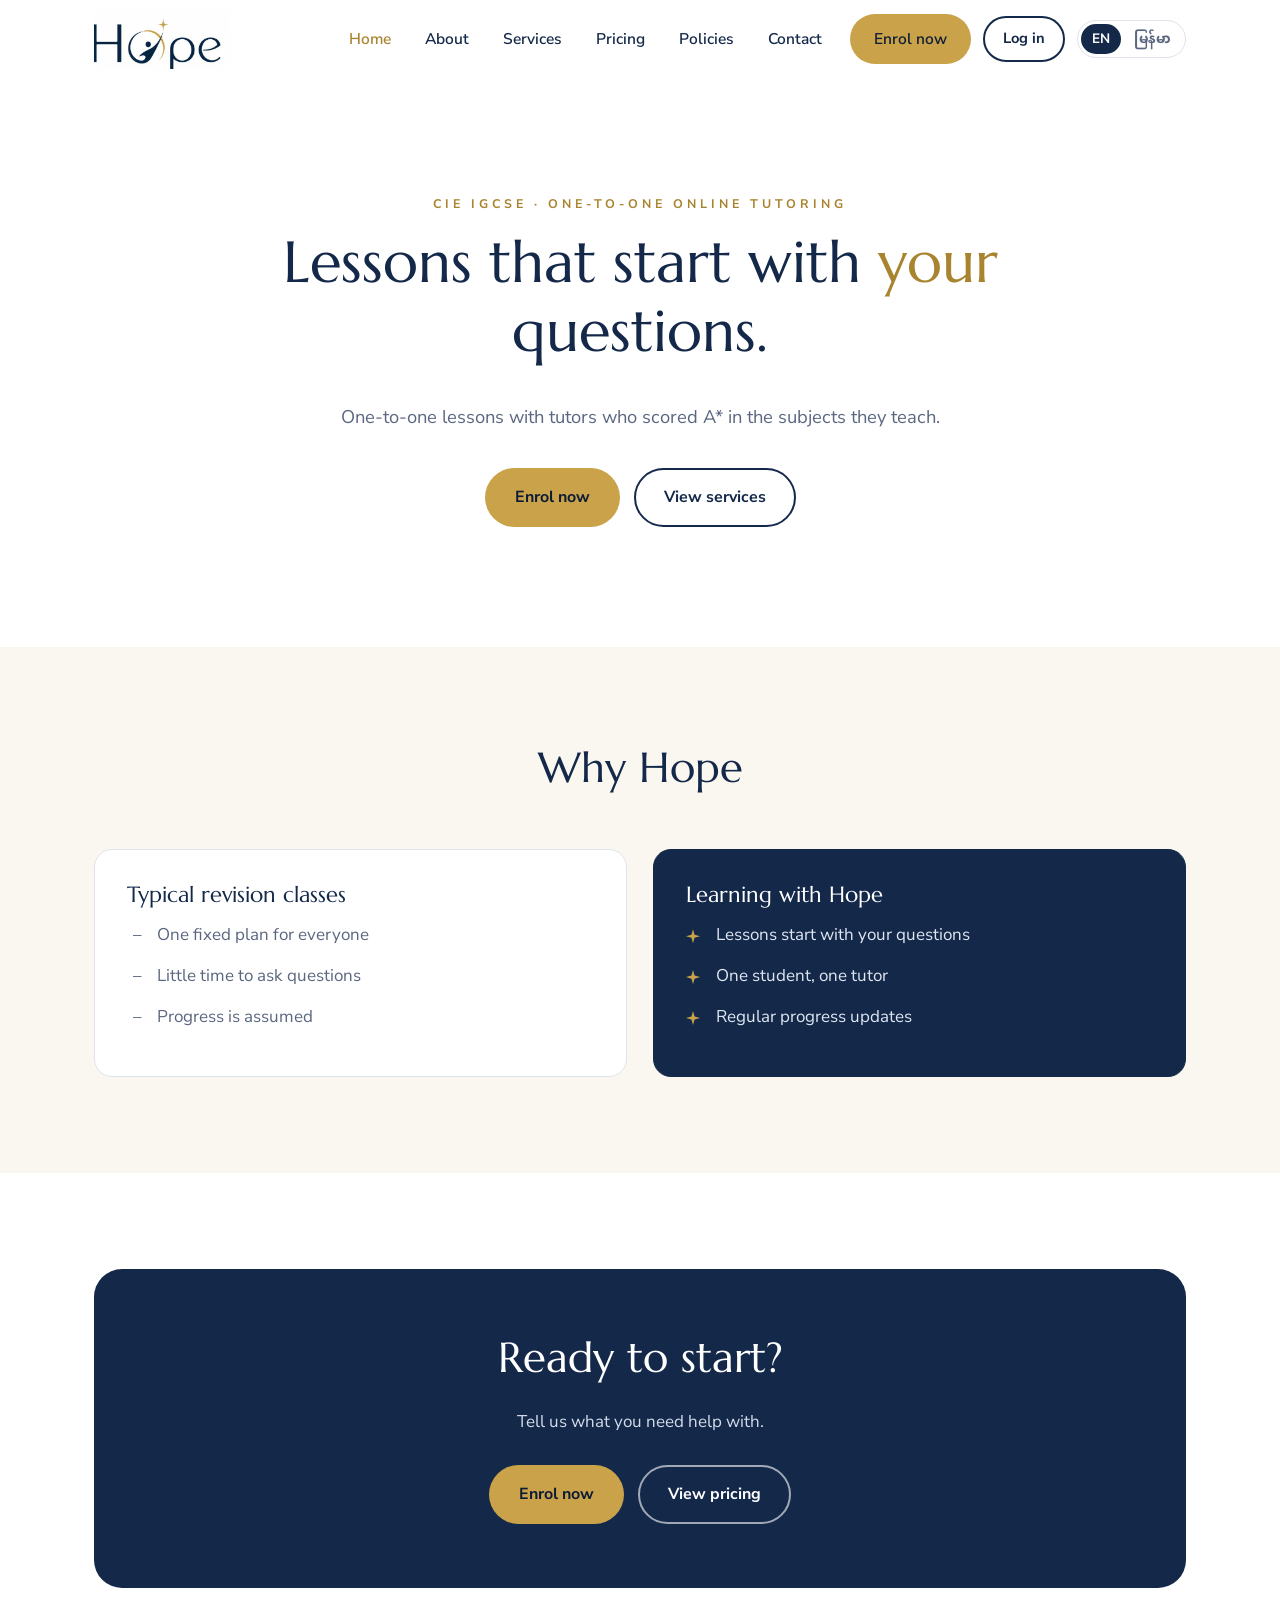
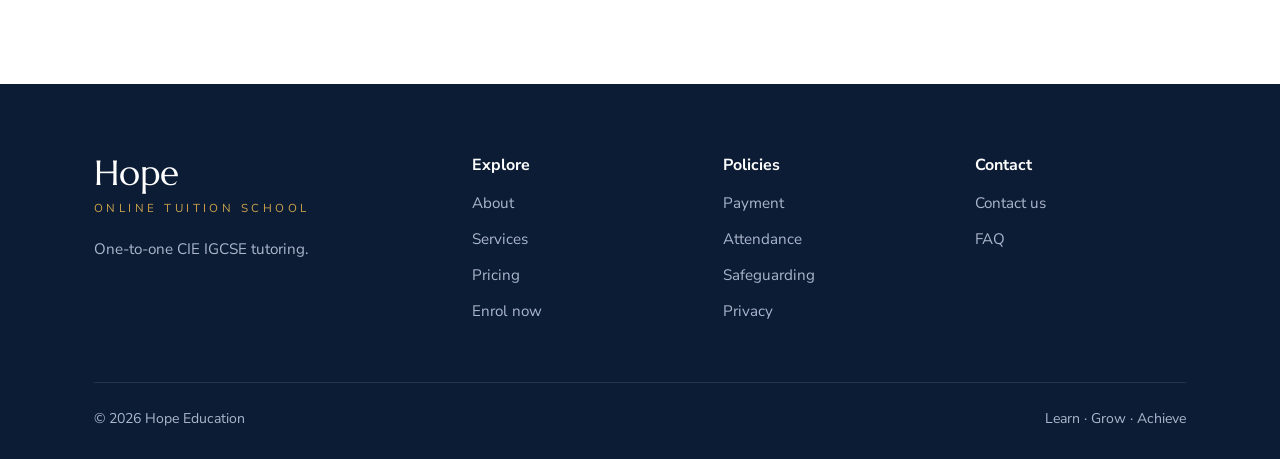
<file: index.html>
<!DOCTYPE html>
<html lang="en">
<head>
  <meta charset="UTF-8">
  <meta name="viewport" content="width=device-width, initial-scale=1">
  <title>Hope Online Tuition School | CIE IGCSE One-to-One Tutoring</title>
  <meta name="description" content="One-to-one online CIE IGCSE tutoring with tutors who scored A* in the subjects they teach.">
  <link rel="icon" href="images/logo.jpg">
  <link rel="preconnect" href="https://fonts.googleapis.com">
  <link rel="preconnect" href="https://fonts.gstatic.com" crossorigin>
  <link href="https://fonts.googleapis.com/css2?family=Marcellus&family=Nunito+Sans:wght@400;600;700;800&family=Noto+Sans+Myanmar:wght@400;600;700&display=swap" rel="stylesheet">
  <link rel="stylesheet" href="css/styles.css">
</head>
<body>

  <header class="site-header">
    <div class="container nav">
      <a href="index.html" class="brand" aria-label="Hope Online Tuition School home">
        <span class="brand-logo"><img src="images/logo.jpg" alt="Hope"></span>
      </a>
      <a href="login.html" class="btn btn--outline nav-login">Log in</a>
      <button class="lang-switch" type="button" aria-label="Switch language / ဘာသာစကား ပြောင်းရန်" data-no-translate><span data-lang="en">EN</span><span data-lang="my">မြန်မာ</span></button>
      <button class="menu-toggle" aria-label="Open menu" aria-expanded="false"><span></span><span></span><span></span></button>
      <ul class="nav-links">
        <li><a href="index.html">Home</a></li>
        <li><a href="about.html">About</a></li>
        <li><a href="services.html">Services</a></li>
        <li><a href="pricing.html">Pricing</a></li>
        <li><a href="policies.html">Policies</a></li>
        <li><a href="contact.html">Contact</a></li>
        <li><a href="enrol.html" class="btn btn--gold">Enrol now</a></li>
      </ul>
    </div>
  </header>

  <main>
    <section class="hero">
      <div class="container">
        <span class="eyebrow">CIE IGCSE · One-to-one online tutoring</span>
        <h1>Lessons that start with <em>your</em> questions.</h1>
        <p class="lead">One-to-one lessons with tutors who scored A* in the subjects they teach.</p>
        <div class="btn-row">
          <a href="enrol.html" class="btn btn--gold">Enrol now</a>
          <a href="services.html" class="btn btn--outline">View services</a>
        </div>
      </div>
    </section>

    <section class="section section--cream">
      <div class="container">
        <div class="section-head reveal">
          <h2>Why Hope</h2>
        </div>
        <div class="compare">
          <div class="card card--old reveal">
            <h3>Typical revision classes</h3>
            <ul class="crosslist">
              <li>One fixed plan for everyone</li>
              <li>Little time to ask questions</li>
              <li>Progress is assumed</li>
            </ul>
          </div>
          <div class="card card--new reveal">
            <h3>Learning with Hope</h3>
            <ul class="checklist">
              <li>Lessons start with your questions</li>
              <li>One student, one tutor</li>
              <li>Regular progress updates</li>
            </ul>
          </div>
        </div>
      </div>
    </section>

    <section class="section">
      <div class="container">
        <div class="cta reveal">
          <h2>Ready to start?</h2>
          <p>Tell us what you need help with.</p>
          <div class="btn-row" style="justify-content:center">
            <a href="enrol.html" class="btn btn--gold">Enrol now</a>
            <a href="pricing.html" class="btn btn--light">View pricing</a>
          </div>
        </div>
      </div>
    </section>
  </main>

  <footer class="site-footer">
    <div class="container">
      <div class="footer-grid">
        <div class="footer-brand">
          <div class="word">Hope</div>
          <div class="sub">ONLINE TUITION SCHOOL</div>
          <p>One-to-one CIE IGCSE tutoring.</p>
        </div>
        <div>
          <h4>Explore</h4>
          <ul>
            <li><a href="about.html">About</a></li>
            <li><a href="services.html">Services</a></li>
            <li><a href="pricing.html">Pricing</a></li>
            <li><a href="enrol.html">Enrol now</a></li>
          </ul>
        </div>
        <div>
          <h4>Policies</h4>
          <ul>
            <li><a href="policies.html#payment">Payment</a></li>
            <li><a href="policies.html#attendance">Attendance</a></li>
            <li><a href="policies.html#safeguarding">Safeguarding</a></li>
            <li><a href="policies.html#privacy">Privacy</a></li>
          </ul>
        </div>
        <div>
          <h4>Contact</h4>
          <ul>
            <li><a href="contact.html">Contact us</a></li>
            <li><a href="contact.html#faq">FAQ</a></li>
          </ul>
        </div>
      </div>
      <div class="footer-bottom">
        <span>© <span data-year></span> Hope Education</span>
        <span>Learn · Grow · Achieve</span>
      </div>
    </div>
  </footer>

  <script src="js/translations.js"></script>
  <script src="js/main.js"></script>
</body>
</html>
</file>
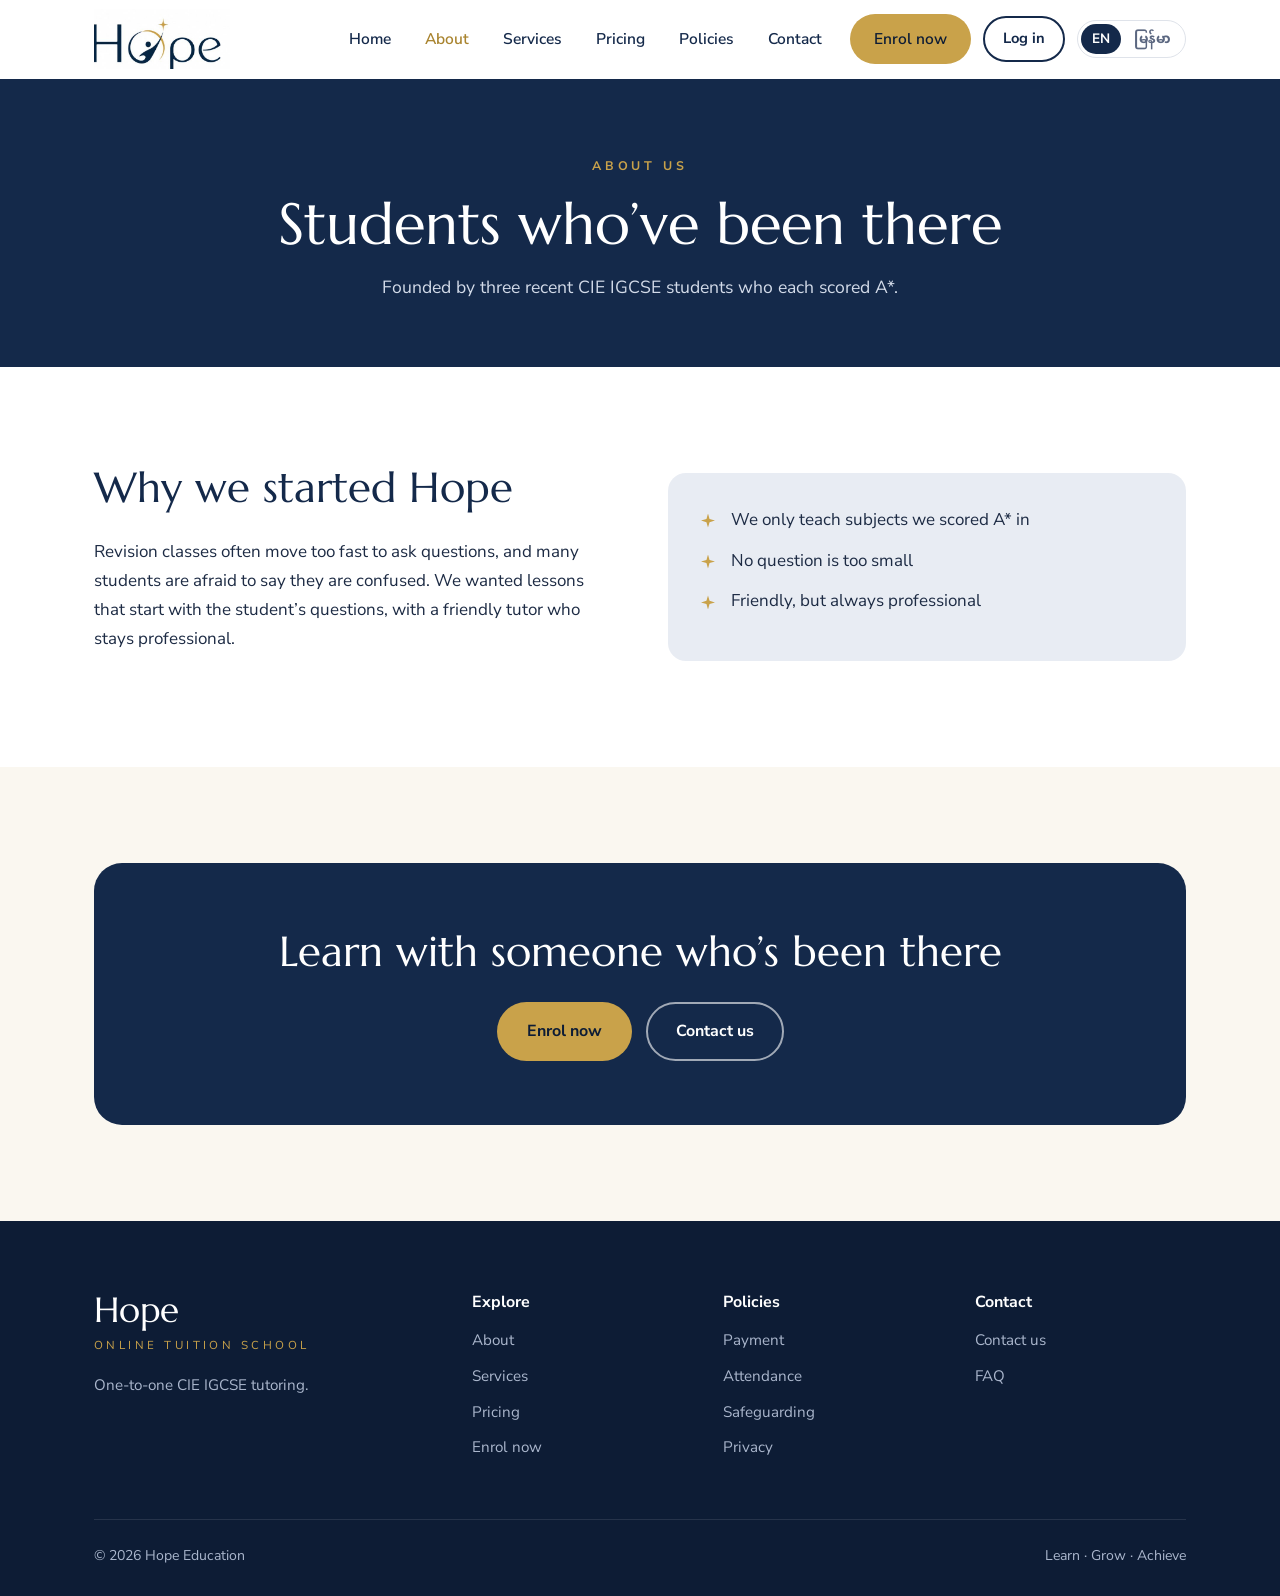
<file: about.html>
<!DOCTYPE html>
<html lang="en">
<head>
  <meta charset="UTF-8">
  <meta name="viewport" content="width=device-width, initial-scale=1">
  <title>About Us | Hope Online Tuition School</title>
  <meta name="description" content="Hope Education was founded by three recent CIE IGCSE students who each scored A*.">
  <link rel="icon" href="images/logo.jpg">
  <link rel="preconnect" href="https://fonts.googleapis.com">
  <link rel="preconnect" href="https://fonts.gstatic.com" crossorigin>
  <link href="https://fonts.googleapis.com/css2?family=Marcellus&family=Nunito+Sans:wght@400;600;700;800&family=Noto+Sans+Myanmar:wght@400;600;700&display=swap" rel="stylesheet">
  <link rel="stylesheet" href="css/styles.css">
</head>
<body>

  <header class="site-header">
    <div class="container nav">
      <a href="index.html" class="brand" aria-label="Hope Online Tuition School home">
        <span class="brand-logo"><img src="images/logo.jpg" alt="Hope"></span>
      </a>
      <a href="login.html" class="btn btn--outline nav-login">Log in</a>
      <button class="lang-switch" type="button" aria-label="Switch language / ဘာသာစကား ပြောင်းရန်" data-no-translate><span data-lang="en">EN</span><span data-lang="my">မြန်မာ</span></button>
      <button class="menu-toggle" aria-label="Open menu" aria-expanded="false"><span></span><span></span><span></span></button>
      <ul class="nav-links">
        <li><a href="index.html">Home</a></li>
        <li><a href="about.html">About</a></li>
        <li><a href="services.html">Services</a></li>
        <li><a href="pricing.html">Pricing</a></li>
        <li><a href="policies.html">Policies</a></li>
        <li><a href="contact.html">Contact</a></li>
        <li><a href="enrol.html" class="btn btn--gold">Enrol now</a></li>
      </ul>
    </div>
  </header>

  <main>
    <section class="page-hero">
      <div class="container">
        <span class="eyebrow">About us</span>
        <h1>Students who’ve been there</h1>
        <p>Founded by three recent CIE IGCSE students who each scored A*.</p>
      </div>
    </section>

    <section class="section">
      <div class="container grid grid-2" style="align-items:center; gap:56px">
        <div class="reveal">
          <h2>Why we started Hope</h2>
          <p>Revision classes often move too fast to ask questions, and many students are afraid to say they are confused. We wanted lessons that start with the student’s questions, with a friendly tutor who stays professional.</p>
        </div>
        <div class="card card--tint reveal">
          <ul class="checklist">
            <li>We only teach subjects we scored A* in</li>
            <li>No question is too small</li>
            <li>Friendly, but always professional</li>
          </ul>
        </div>
      </div>
    </section>

    <section class="section section--cream">
      <div class="container">
        <div class="cta reveal">
          <h2>Learn with someone who’s been there</h2>
          <div class="btn-row" style="justify-content:center">
            <a href="enrol.html" class="btn btn--gold">Enrol now</a>
            <a href="contact.html" class="btn btn--light">Contact us</a>
          </div>
        </div>
      </div>
    </section>
  </main>

  <footer class="site-footer">
    <div class="container">
      <div class="footer-grid">
        <div class="footer-brand">
          <div class="word">Hope</div>
          <div class="sub">ONLINE TUITION SCHOOL</div>
          <p>One-to-one CIE IGCSE tutoring.</p>
        </div>
        <div>
          <h4>Explore</h4>
          <ul>
            <li><a href="about.html">About</a></li>
            <li><a href="services.html">Services</a></li>
            <li><a href="pricing.html">Pricing</a></li>
            <li><a href="enrol.html">Enrol now</a></li>
          </ul>
        </div>
        <div>
          <h4>Policies</h4>
          <ul>
            <li><a href="policies.html#payment">Payment</a></li>
            <li><a href="policies.html#attendance">Attendance</a></li>
            <li><a href="policies.html#safeguarding">Safeguarding</a></li>
            <li><a href="policies.html#privacy">Privacy</a></li>
          </ul>
        </div>
        <div>
          <h4>Contact</h4>
          <ul>
            <li><a href="contact.html">Contact us</a></li>
            <li><a href="contact.html#faq">FAQ</a></li>
          </ul>
        </div>
      </div>
      <div class="footer-bottom">
        <span>© <span data-year></span> Hope Education</span>
        <span>Learn · Grow · Achieve</span>
      </div>
    </div>
  </footer>

  <script src="js/translations.js"></script>
  <script src="js/main.js"></script>
</body>
</html>
</file>
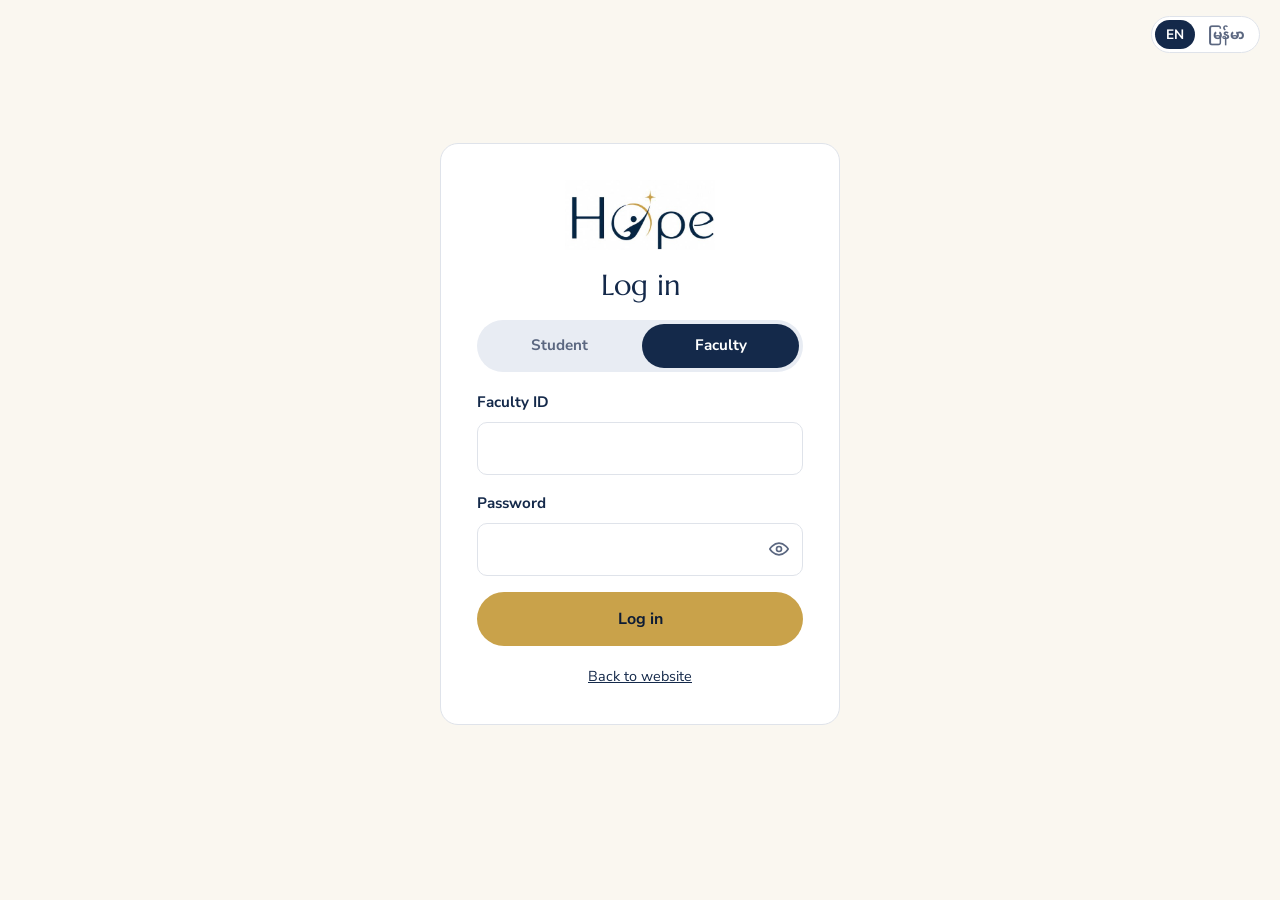
<file: admin.html>
<!DOCTYPE html>
<html lang="en">
<head>
  <meta charset="UTF-8">
  <meta name="viewport" content="width=device-width, initial-scale=1">
  <title>Admin | Hope Online Tuition School</title>
  <meta name="robots" content="noindex, nofollow">
  <link rel="icon" href="images/logo.jpg">
  <link rel="preconnect" href="https://fonts.googleapis.com">
  <link rel="preconnect" href="https://fonts.gstatic.com" crossorigin>
  <link href="https://fonts.googleapis.com/css2?family=Marcellus&family=Nunito+Sans:wght@400;600;700;800&display=swap" rel="stylesheet">
  <link rel="stylesheet" href="css/styles.css">
  <link rel="stylesheet" href="css/portal.css">
  <link rel="stylesheet" href="css/id-card.css">
</head>
<body class="admin-page">

  <main class="admin-main">
    <!-- ===== Dashboard ===== -->
    <section id="dash-view" hidden>
      <header class="admin-top">
        <div>
          <span class="eyebrow">Admin portal</span>
          <h1 id="admin-hello">Admin</h1>
        </div>
        <div class="admin-top-actions">
          <span class="admin-who" id="admin-who"></span>
          <button type="button" class="btn btn--outline btn--sm" id="sign-out">Sign out</button>
        </div>
      </header>

      <nav class="admin-tabs" role="tablist">
        <button type="button" role="tab" data-tab="enrolments" aria-selected="true">Enrolments <span class="tab-count" id="pending-count" hidden></span></button>
        <button type="button" role="tab" data-tab="messages" aria-selected="false">Messages <span class="tab-count" id="message-count" hidden></span></button>
        <button type="button" role="tab" data-tab="students" aria-selected="false">Students</button>
        <button type="button" role="tab" data-tab="teachers" aria-selected="false">Teachers</button>
        <button type="button" role="tab" data-tab="attendance" aria-selected="false">Attendance <span class="tab-count" id="flag-count" hidden></span></button>
        <button type="button" role="tab" data-tab="chat" aria-selected="false">Student chat</button>
        <button type="button" role="tab" data-tab="website" aria-selected="false">Website</button>
      </nav>

      <p class="admin-toast" id="toast" role="status" hidden></p>

      <!-- Enrolments -->
      <div class="admin-panel" data-panel="enrolments">
        <div class="panel-bar">
          <label for="enrol-filter">Show</label>
          <select id="enrol-filter">
            <option value="Payment Pending">Payment Pending</option>
            <option value="New request">New request</option>
            <option value="Active">Active</option>
            <option value="Payment Failed">Payment Failed</option>
            <option value="Waitlisted">Waitlisted</option>
            <option value="Cancelled">Cancelled</option>
            <option value="">All</option>
          </select>
          <button type="button" class="btn btn--outline btn--sm" data-refresh>Refresh</button>
        </div>
        <div class="table-wrap" id="enrol-list"></div>
      </div>

      <!-- Messages -->
      <div class="admin-panel" data-panel="messages" hidden>
        <div class="panel-bar">
          <button type="button" class="btn btn--outline btn--sm" data-refresh>Refresh</button>
        </div>
        <div id="message-list" class="message-list"></div>
      </div>

      <!-- Students -->
      <div class="admin-panel" data-panel="students" hidden>
        <div class="panel-bar">
          <button type="button" class="btn btn--outline btn--sm" data-refresh>Refresh</button>
        </div>
        <div class="table-wrap" id="student-list"></div>
      </div>

      <!-- Teachers -->
      <div class="admin-panel" data-panel="teachers" hidden>
        <form class="card teacher-add" id="teacher-add" novalidate>
          <h3>Add a teacher</h3>
          <div class="field"><label for="tch-id">Faculty ID</label><input id="tch-id" type="text" maxlength="30" autocomplete="off" required></div>
          <div class="field"><label for="tch-name">Name</label><input id="tch-name" type="text" maxlength="100" autocomplete="off" required></div>
          <div class="field"><label for="tch-email">Email</label><input id="tch-email" type="email" maxlength="320" autocomplete="off"></div>
          <button type="submit" class="btn btn--gold">Add teacher</button>
        </form>
        <div class="panel-bar">
          <p class="small-note" style="margin:0">Assign students to teachers in the Students tab.</p>
          <button type="button" class="btn btn--outline btn--sm" data-refresh>Refresh</button>
        </div>
        <div class="table-wrap" id="teacher-list"></div>
      </div>

      <!-- Attendance -->
      <div class="admin-panel" data-panel="attendance" hidden>
        <div class="panel-bar">
          <label for="att-month">Month</label>
          <input id="att-month" type="month" class="month-input">
          <button type="button" class="btn btn--outline btn--sm" data-refresh>Refresh</button>
        </div>
        <p class="small-note">Rate = lessons attended ÷ lessons marked (cancelled and make-up lessons not counted). Click a student to see and correct their lessons.</p>
        <div class="table-wrap" id="att-list"></div>
      </div>

      <!-- Student chat moderation -->
      <div class="admin-panel" data-panel="chat" hidden>
        <div class="panel-bar">
          <p class="small-note" style="margin:0">Latest 200 messages from the student chat. Removed messages disappear for students.</p>
          <button type="button" class="btn btn--outline btn--sm" data-refresh>Refresh</button>
        </div>
        <div id="chat-mod-list" class="mod-list"></div>
      </div>

      <!-- Website settings -->
      <div class="admin-panel" data-panel="website" hidden>
        <div class="grid grid-2 admin-website">
          <form class="card" id="prices-form">
            <h3>Package prices</h3>
            <p class="small-note">Shown on the Pricing page and at the payment step. Leave empty to hide.</p>
            <div class="field"><label for="price-starter">Starter (4 lessons / month)</label><input id="price-starter" name="price_starter" type="text" maxlength="60" placeholder="120,000 Ks"></div>
            <div class="field"><label for="price-focus">Focus (8 lessons / month)</label><input id="price-focus" name="price_focus" type="text" maxlength="60"></div>
            <div class="field"><label for="price-exam">Exam Prep (12 lessons / month)</label><input id="price-exam" name="price_exam" type="text" maxlength="60"></div>
            <button type="submit" class="btn btn--gold">Save prices</button>
          </form>

          <form class="card" id="qr-form">
            <h3>Payment QR code</h3>
            <p class="small-note">Shown at the payment step of the Enrol page. PNG, JPG or WEBP, up to 2 MB.</p>
            <div class="qr-preview">
              <img id="qr-current" alt="Current payment QR code" hidden>
              <p id="qr-none" class="small-note">No QR code uploaded yet.</p>
            </div>
            <div class="field"><label for="qr-file">New QR code</label><input id="qr-file" type="file" accept="image/png,image/jpeg,image/webp" required></div>
            <button type="submit" class="btn btn--gold">Upload QR code</button>
          </form>
        </div>
      </div>
    </section>
  </main>

  <!-- Enrolment details -->
  <dialog id="enrol-dialog" class="admin-dialog">
    <div class="dialog-head">
      <h2 id="dlg-title">Enrolment</h2>
      <button type="button" class="dialog-close" data-close aria-label="Close">×</button>
    </div>
    <div id="dlg-body" class="dialog-body"></div>
  </dialog>

  <script src="js/supabase.js"></script>
  <script src="js/id-card.js"></script>
  <script src="js/admin.js"></script>
</body>
</html>
</file>
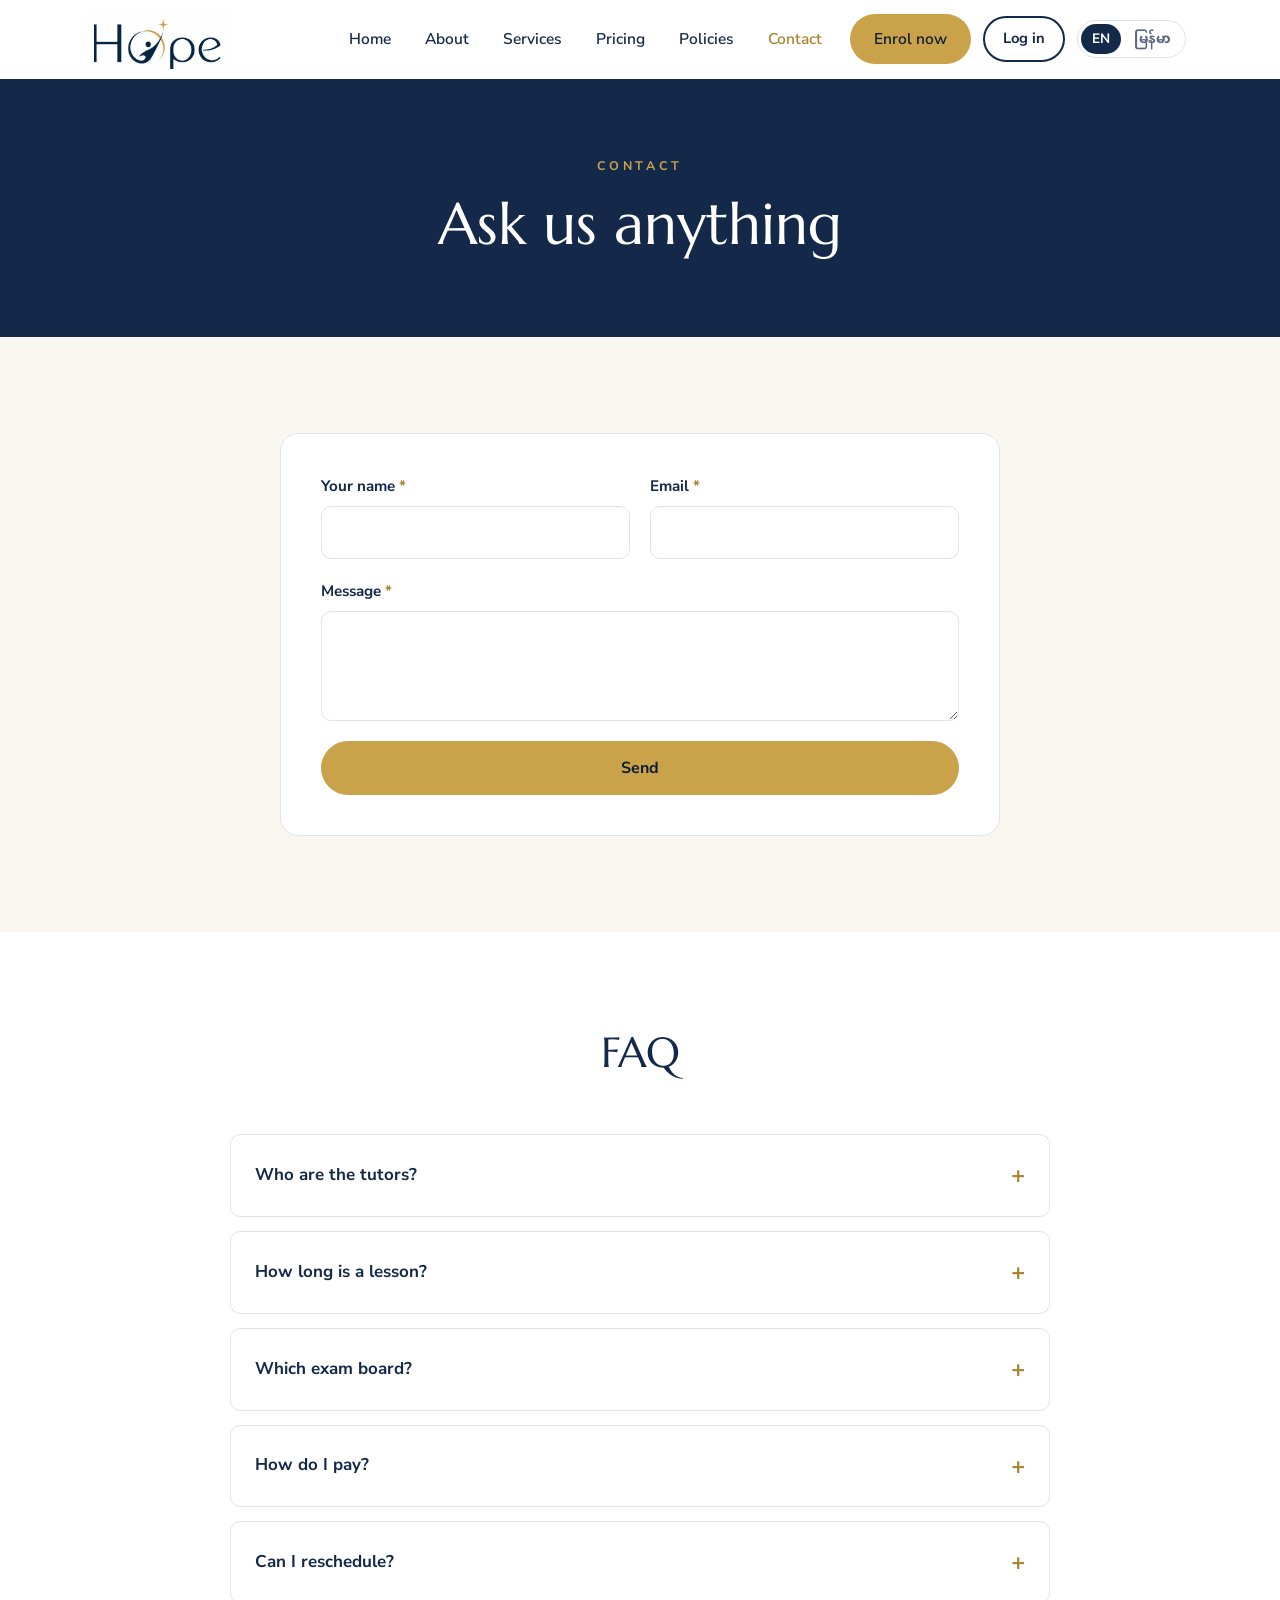
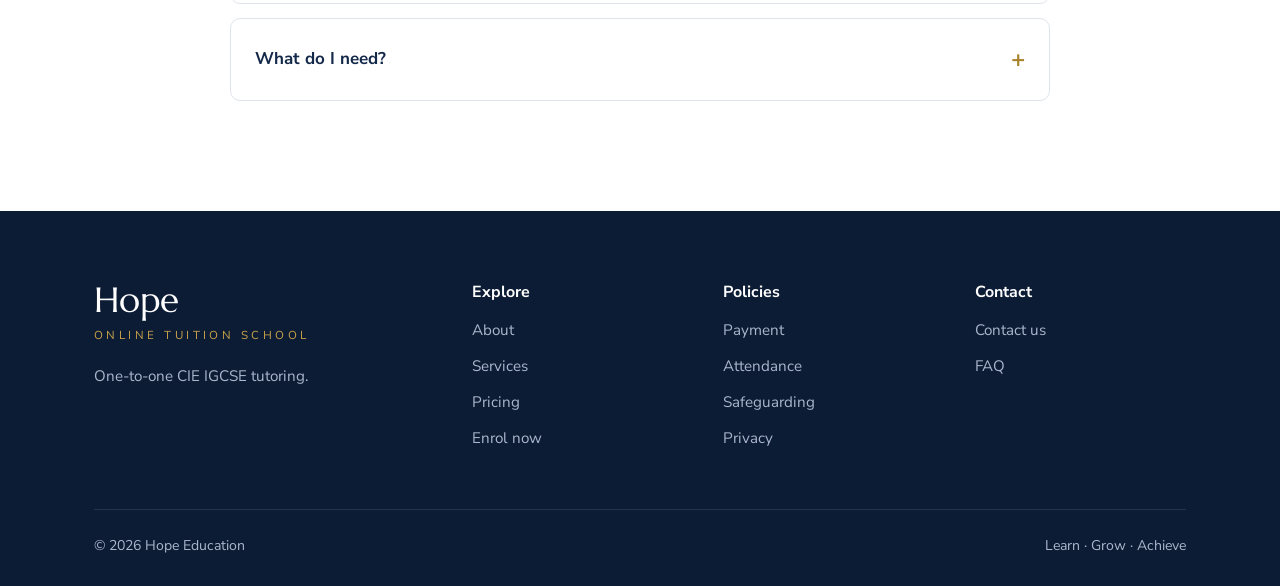
<file: contact.html>
<!DOCTYPE html>
<html lang="en">
<head>
  <meta charset="UTF-8">
  <meta name="viewport" content="width=device-width, initial-scale=1">
  <title>Contact &amp; FAQ | Hope Online Tuition School</title>
  <meta name="description" content="Contact Hope Online Tuition School and read answers to common questions.">
  <link rel="icon" href="images/logo.jpg">
  <link rel="preconnect" href="https://fonts.googleapis.com">
  <link rel="preconnect" href="https://fonts.gstatic.com" crossorigin>
  <link href="https://fonts.googleapis.com/css2?family=Marcellus&family=Nunito+Sans:wght@400;600;700;800&family=Noto+Sans+Myanmar:wght@400;600;700&display=swap" rel="stylesheet">
  <link rel="stylesheet" href="css/styles.css">
</head>
<body>

  <header class="site-header">
    <div class="container nav">
      <a href="index.html" class="brand" aria-label="Hope Online Tuition School home">
        <span class="brand-logo"><img src="images/logo.jpg" alt="Hope"></span>
      </a>
      <a href="login.html" class="btn btn--outline nav-login">Log in</a>
      <button class="lang-switch" type="button" aria-label="Switch language / ဘာသာစကား ပြောင်းရန်" data-no-translate><span data-lang="en">EN</span><span data-lang="my">မြန်မာ</span></button>
      <button class="menu-toggle" aria-label="Open menu" aria-expanded="false"><span></span><span></span><span></span></button>
      <ul class="nav-links">
        <li><a href="index.html">Home</a></li>
        <li><a href="about.html">About</a></li>
        <li><a href="services.html">Services</a></li>
        <li><a href="pricing.html">Pricing</a></li>
        <li><a href="policies.html">Policies</a></li>
        <li><a href="contact.html">Contact</a></li>
        <li><a href="enrol.html" class="btn btn--gold">Enrol now</a></li>
      </ul>
    </div>
  </header>

  <main>
    <section class="page-hero">
      <div class="container">
        <span class="eyebrow">Contact</span>
        <h1>Ask us anything</h1>
      </div>
    </section>

    <section class="section section--cream">
      <div class="container">
        <div class="card form-card narrow reveal">
          <form data-hope-form data-table="contact_messages">
            <div class="form-grid">
              <div class="field">
                <label for="c-name">Your name <span class="req">*</span></label>
                <input id="c-name" name="name" type="text" required autocomplete="name">
                <span class="error-msg">Please enter a name.</span>
              </div>
              <div class="field">
                <label for="c-email">Email <span class="req">*</span></label>
                <input id="c-email" name="email" type="email" required autocomplete="email">
                <span class="error-msg">Please enter a valid email.</span>
              </div>
              <div class="field field--full">
                <label for="c-msg">Message <span class="req">*</span></label>
                <textarea id="c-msg" name="message" required></textarea>
                <span class="error-msg">Please write a message.</span>
              </div>
              <div class="field--full">
                <button type="submit" class="btn btn--gold" style="width:100%">Send</button>
              </div>
            </div>
          </form>
          <div class="form-success">
            <span class="star"></span>
            <h2>Message sent</h2>
            <p>We will reply soon.</p>
          </div>
        </div>
      </div>
    </section>

    <section class="section" id="faq">
      <div class="container">
        <div class="section-head reveal">
          <h2>FAQ</h2>
        </div>
        <div class="faq reveal">
          <details>
            <summary>Who are the tutors?</summary>
            <p>Recent CIE IGCSE students who scored A* in the subjects they teach.</p>
          </details>
          <details>
            <summary>How long is a lesson?</summary>
            <p>90 minutes, one-to-one.</p>
          </details>
          <details>
            <summary>Which exam board?</summary>
            <p>CIE (Cambridge) IGCSE only.</p>
          </details>
          <details>
            <summary>How do I pay?</summary>
            <p>Monthly packages, paid in advance. See the <a href="policies.html#payment">payment policy</a>.</p>
          </details>
          <details>
            <summary>Can I reschedule?</summary>
            <p>Yes, up to 2 times a month if you tell your tutor 24 hours before. See the <a href="policies.html#attendance">attendance policy</a>.</p>
          </details>
          <details>
            <summary>What do I need?</summary>
            <p>A laptop or tablet, stable internet and a quiet place to work.</p>
          </details>
        </div>
      </div>
    </section>
  </main>

  <footer class="site-footer">
    <div class="container">
      <div class="footer-grid">
        <div class="footer-brand">
          <div class="word">Hope</div>
          <div class="sub">ONLINE TUITION SCHOOL</div>
          <p>One-to-one CIE IGCSE tutoring.</p>
        </div>
        <div>
          <h4>Explore</h4>
          <ul>
            <li><a href="about.html">About</a></li>
            <li><a href="services.html">Services</a></li>
            <li><a href="pricing.html">Pricing</a></li>
            <li><a href="enrol.html">Enrol now</a></li>
          </ul>
        </div>
        <div>
          <h4>Policies</h4>
          <ul>
            <li><a href="policies.html#payment">Payment</a></li>
            <li><a href="policies.html#attendance">Attendance</a></li>
            <li><a href="policies.html#safeguarding">Safeguarding</a></li>
            <li><a href="policies.html#privacy">Privacy</a></li>
          </ul>
        </div>
        <div>
          <h4>Contact</h4>
          <ul>
            <li><a href="contact.html">Contact us</a></li>
            <li><a href="contact.html#faq">FAQ</a></li>
          </ul>
        </div>
      </div>
      <div class="footer-bottom">
        <span>© <span data-year></span> Hope Education</span>
        <span>Learn · Grow · Achieve</span>
      </div>
    </div>
  </footer>

  <script src="js/translations.js"></script>
  <script src="js/supabase.js"></script>
  <script src="js/main.js"></script>
</body>
</html>
</file>
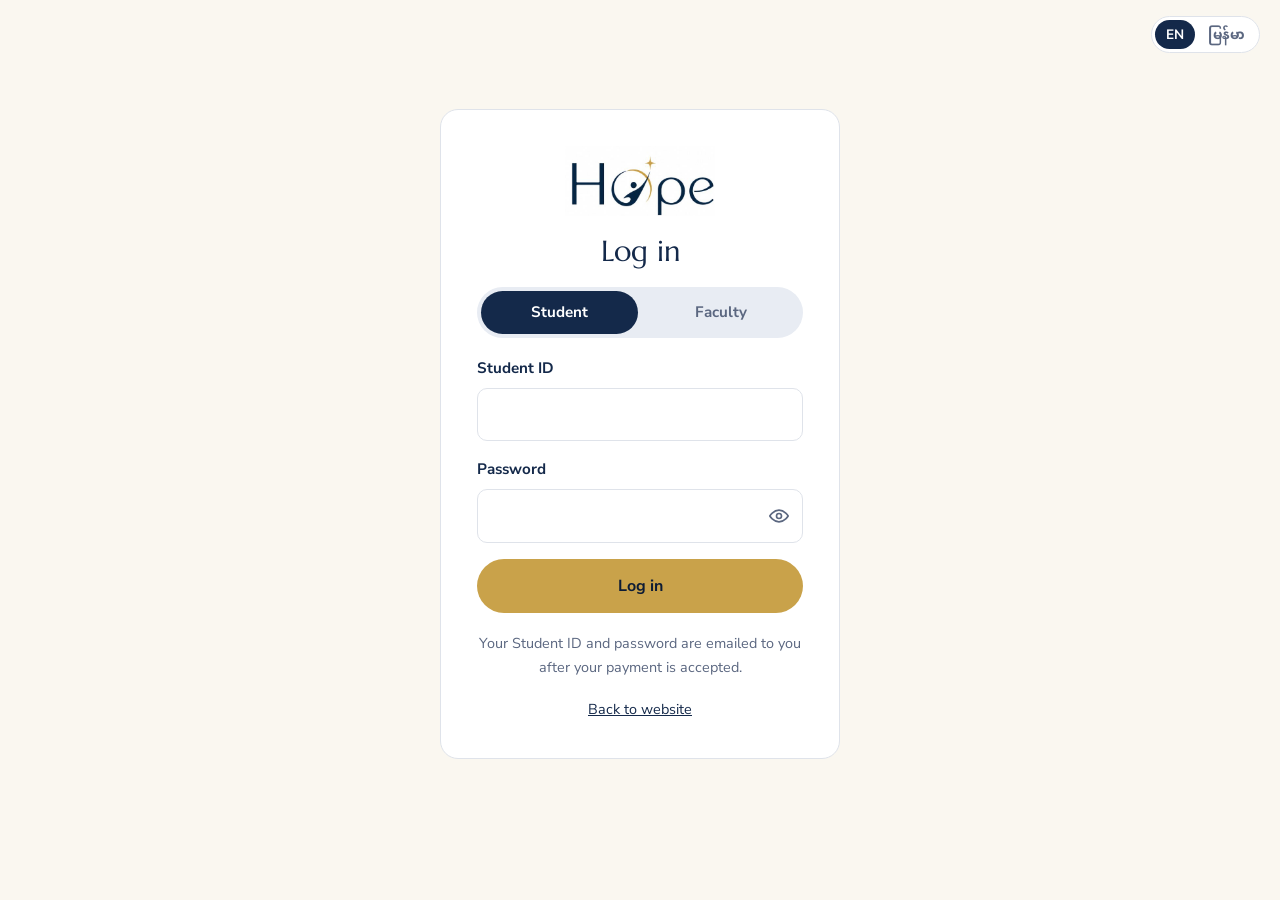
<file: login.html>
<!DOCTYPE html>
<html lang="en">
<head>
  <meta charset="UTF-8">
  <meta name="viewport" content="width=device-width, initial-scale=1">
  <title>Log in | Hope Online Tuition School</title>
  <meta name="robots" content="noindex, nofollow">
  <link rel="icon" href="images/logo.jpg">
  <link rel="preconnect" href="https://fonts.googleapis.com">
  <link rel="preconnect" href="https://fonts.gstatic.com" crossorigin>
  <link href="https://fonts.googleapis.com/css2?family=Marcellus&family=Nunito+Sans:wght@400;600;700;800&family=Noto+Sans+Myanmar:wght@400;600;700&display=swap" rel="stylesheet">
  <link rel="stylesheet" href="css/styles.css">
  <link rel="stylesheet" href="css/portal.css">
</head>
<body class="admin-page">

  <div class="portal-lang">
    <button class="lang-switch" type="button" aria-label="Switch language / ဘာသာစကား ပြောင်းရန်" data-no-translate><span data-lang="en">EN</span><span data-lang="my">မြန်မာ</span></button>
  </div>

  <main class="admin-main">
    <section class="admin-login">
      <div class="card login-card">
        <a href="index.html" class="login-logo" aria-label="Hope Online Tuition School home"><img src="images/logo.jpg" alt="Hope"></a>
        <h1>Log in</h1>

        <!-- Who is signing in: students, or faculty (admins and, later, teachers) -->
        <div class="role-tabs" role="radiogroup" aria-label="I am a">
          <button type="button" role="radio" data-role="student" aria-checked="true">Student</button>
          <button type="button" role="radio" data-role="faculty" aria-checked="false">Faculty</button>
        </div>

        <form id="login-form" novalidate>
          <div class="field">
            <label for="login-id"><span data-for-role="student">Student ID</span><span data-for-role="faculty" hidden>Faculty ID</span></label>
            <input id="login-id" name="login_id" type="text" inputmode="numeric" autocomplete="username" required>
          </div>
          <div class="field">
            <label for="login-pw">Password</label>
            <input id="login-pw" name="password" type="password" autocomplete="current-password" required>
          </div>
          <p class="admin-error" id="login-error" role="alert" hidden data-no-translate></p>
          <button type="submit" class="btn btn--gold" style="width:100%">Log in</button>
        </form>

        <p class="portal-hint" data-for-role="student">Your Student ID and password are emailed to you after your payment is accepted.</p>
        <p class="portal-hint"><a href="index.html">Back to website</a></p>
      </div>
    </section>
  </main>

  <script src="js/translations.js"></script>
  <script src="js/supabase.js"></script>
  <script src="js/main.js"></script>
  <script src="js/login.js"></script>
</body>
</html>
</file>
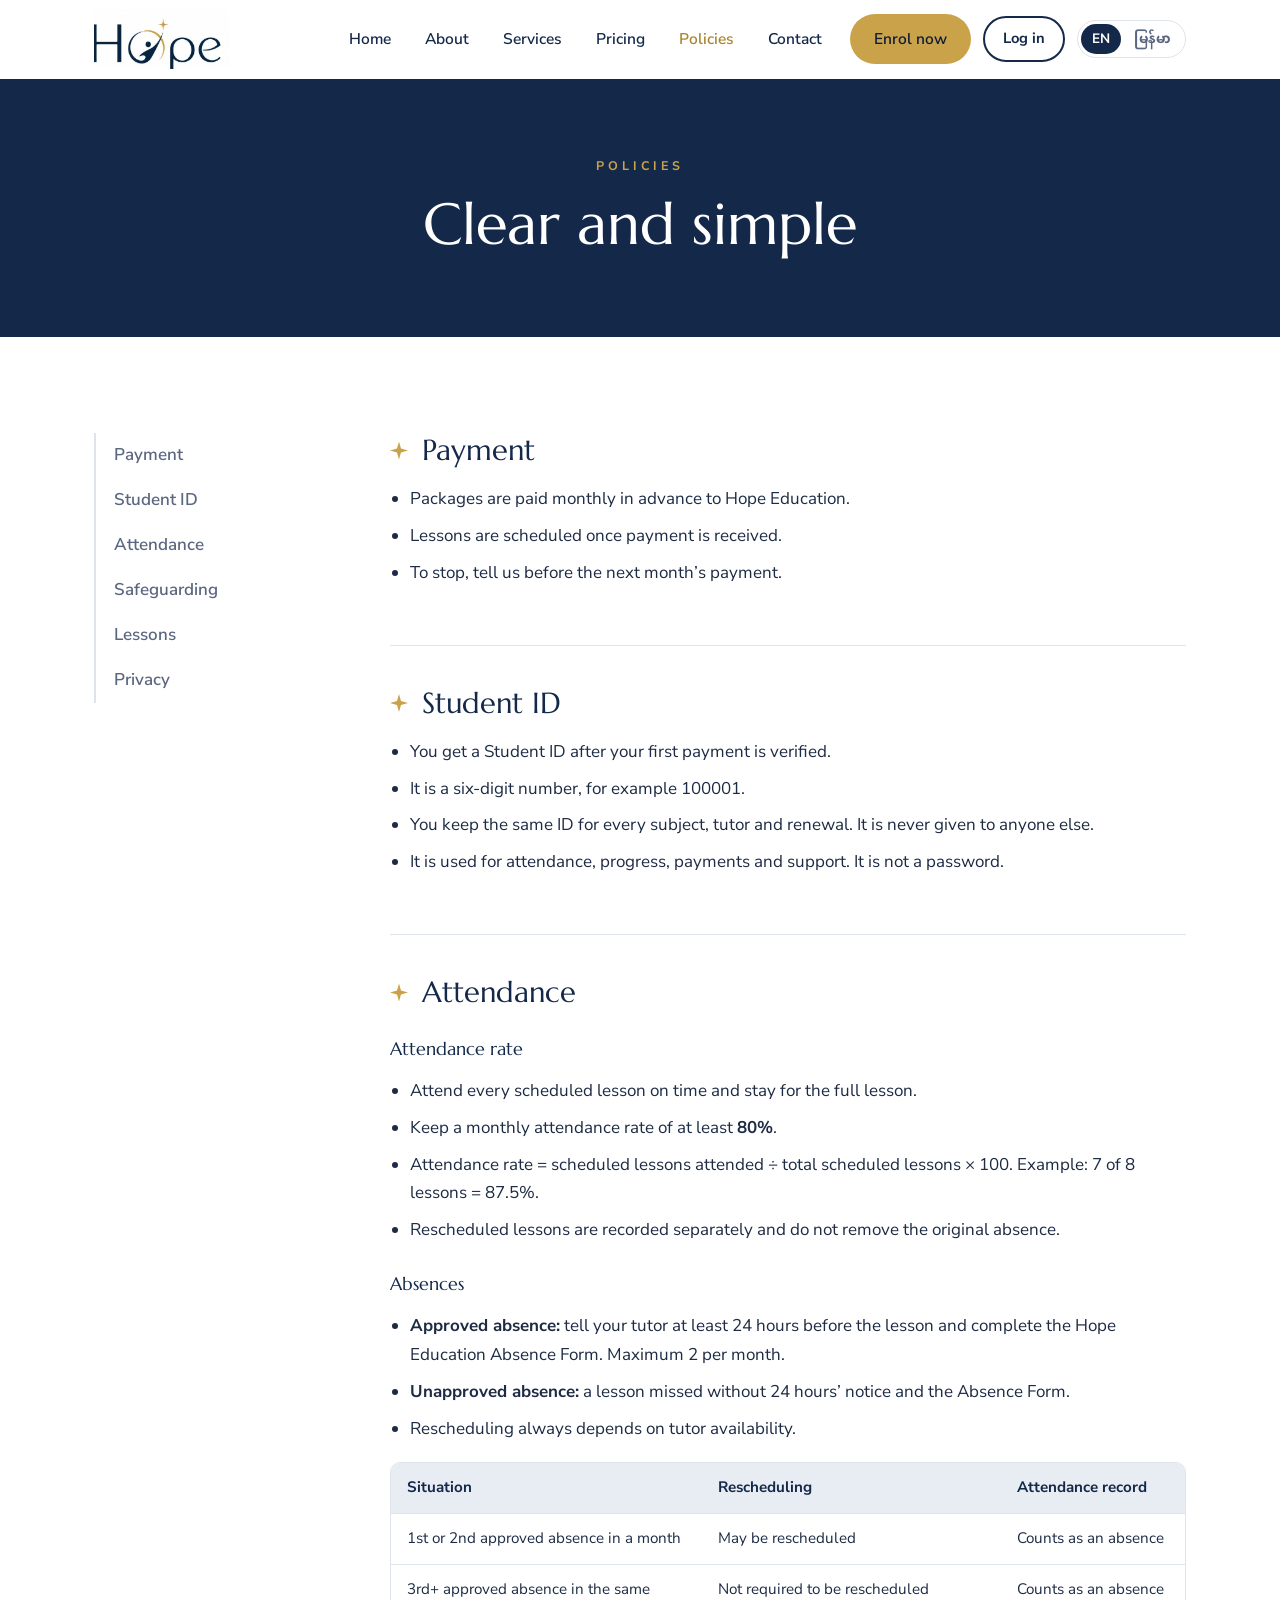
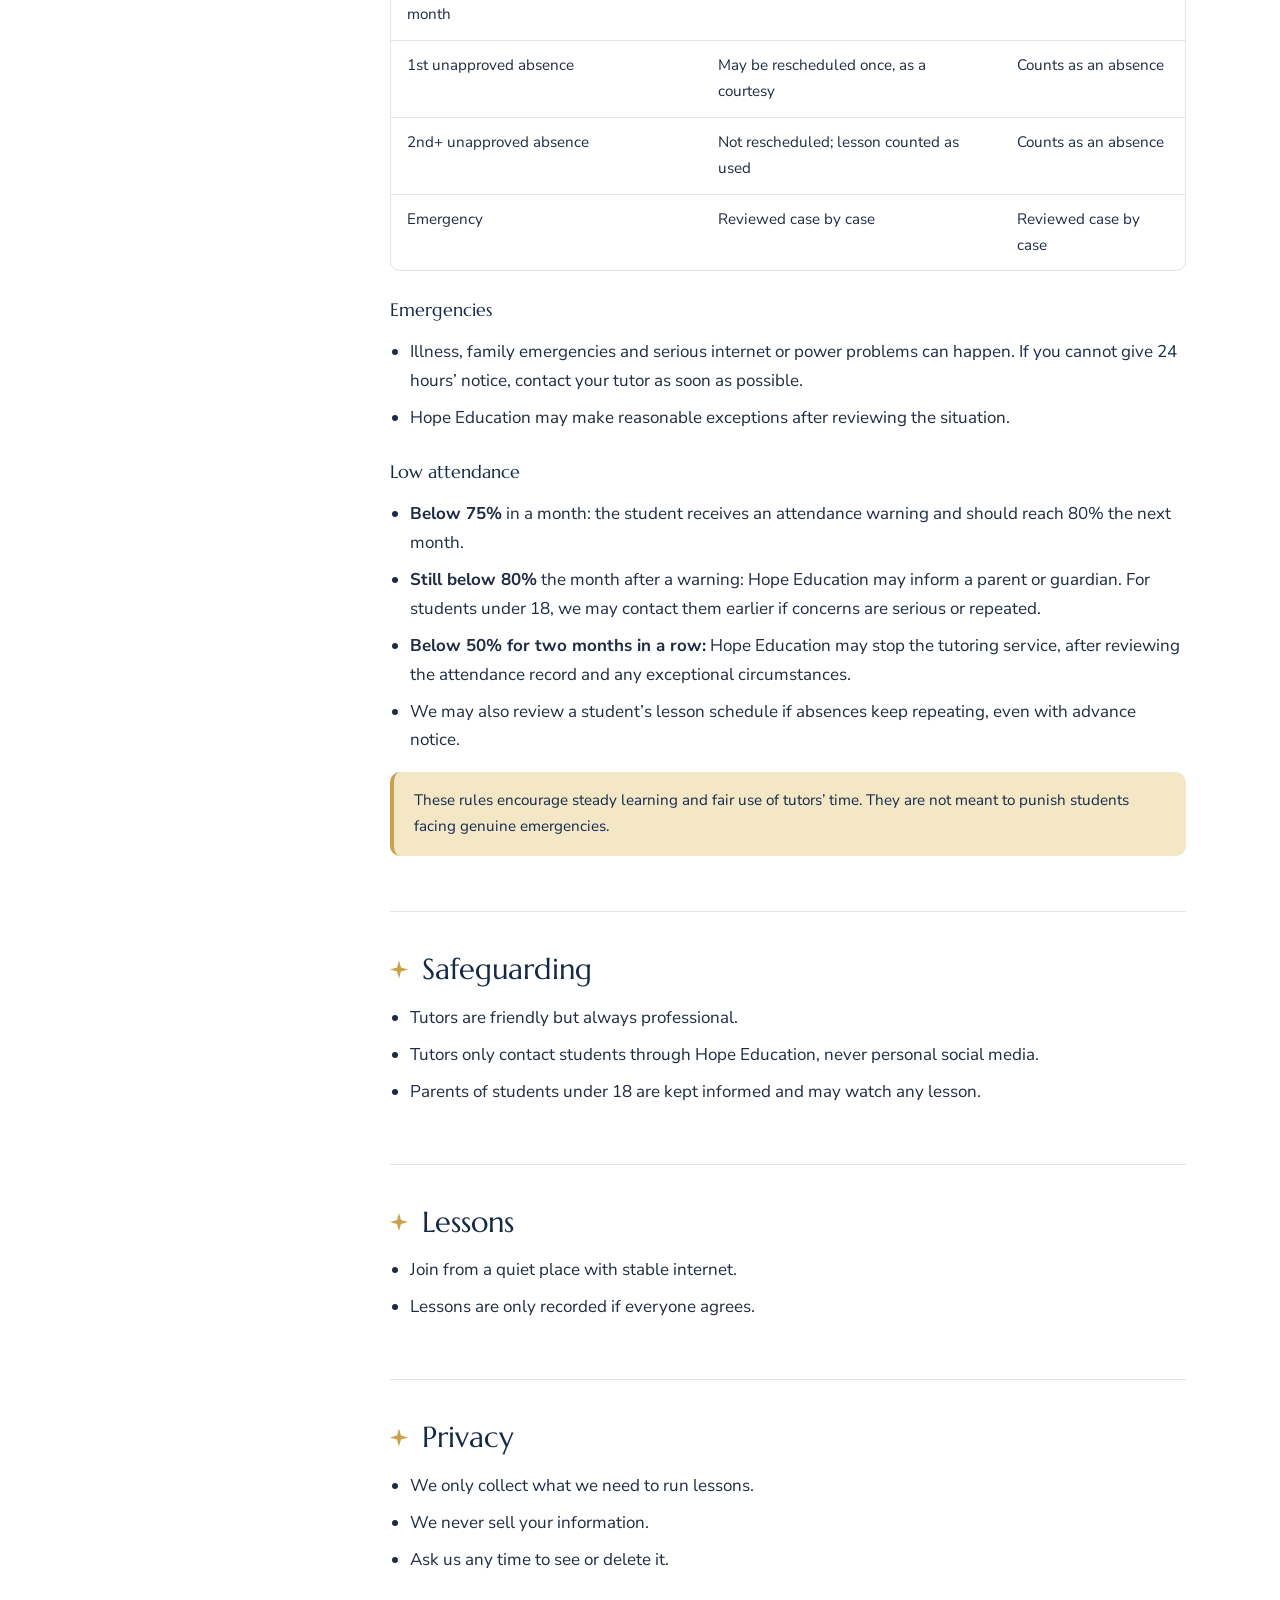
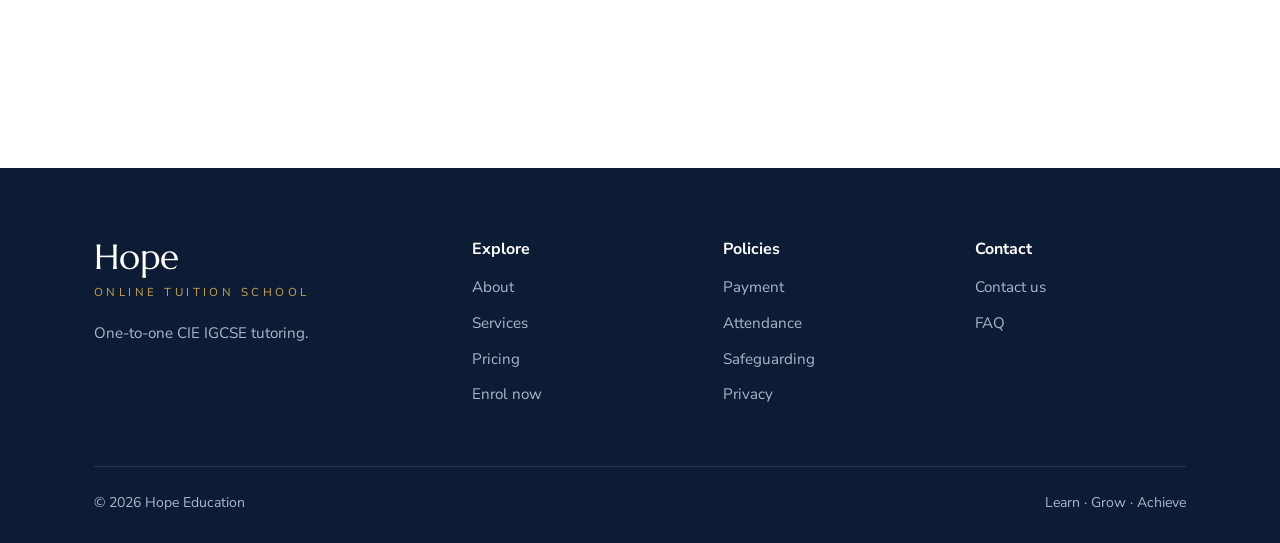
<file: policies.html>
<!DOCTYPE html>
<html lang="en">
<head>
  <meta charset="UTF-8">
  <meta name="viewport" content="width=device-width, initial-scale=1">
  <title>Policies | Hope Online Tuition School</title>
  <meta name="description" content="Payment, attendance, safeguarding and privacy policies for Hope Online Tuition School.">
  <link rel="icon" href="images/logo.jpg">
  <link rel="preconnect" href="https://fonts.googleapis.com">
  <link rel="preconnect" href="https://fonts.gstatic.com" crossorigin>
  <link href="https://fonts.googleapis.com/css2?family=Marcellus&family=Nunito+Sans:wght@400;600;700;800&family=Noto+Sans+Myanmar:wght@400;600;700&display=swap" rel="stylesheet">
  <link rel="stylesheet" href="css/styles.css">
</head>
<body>

  <header class="site-header">
    <div class="container nav">
      <a href="index.html" class="brand" aria-label="Hope Online Tuition School home">
        <span class="brand-logo"><img src="images/logo.jpg" alt="Hope"></span>
      </a>
      <a href="login.html" class="btn btn--outline nav-login">Log in</a>
      <button class="lang-switch" type="button" aria-label="Switch language / ဘာသာစကား ပြောင်းရန်" data-no-translate><span data-lang="en">EN</span><span data-lang="my">မြန်မာ</span></button>
      <button class="menu-toggle" aria-label="Open menu" aria-expanded="false"><span></span><span></span><span></span></button>
      <ul class="nav-links">
        <li><a href="index.html">Home</a></li>
        <li><a href="about.html">About</a></li>
        <li><a href="services.html">Services</a></li>
        <li><a href="pricing.html">Pricing</a></li>
        <li><a href="policies.html">Policies</a></li>
        <li><a href="contact.html">Contact</a></li>
        <li><a href="enrol.html" class="btn btn--gold">Enrol now</a></li>
      </ul>
    </div>
  </header>

  <main>
    <section class="page-hero">
      <div class="container">
        <span class="eyebrow">Policies</span>
        <h1>Clear and simple</h1>
      </div>
    </section>

    <!-- TODO: review these policies as founders before the website goes live. -->
    <section class="section">
      <div class="container policy-layout">
        <nav class="policy-nav" aria-label="Policy sections">
          <ul>
            <li><a href="#payment">Payment</a></li>
            <li><a href="#student-id">Student ID</a></li>
            <li><a href="#attendance">Attendance</a></li>
            <li><a href="#safeguarding">Safeguarding</a></li>
            <li><a href="#lessons">Lessons</a></li>
            <li><a href="#privacy">Privacy</a></li>
          </ul>
        </nav>

        <div>
          <article class="policy" id="payment">
            <h2><span class="star"></span>Payment</h2>
            <ul>
              <li>Packages are paid monthly in advance to Hope Education.</li>
              <li>Lessons are scheduled once payment is received.</li>
              <li>To stop, tell us before the next month’s payment.</li>
            </ul>
          </article>

          <article class="policy" id="student-id">
            <h2><span class="star"></span>Student ID</h2>
            <ul>
              <li>You get a Student ID after your first payment is verified.</li>
              <li>It is a six-digit number, for example 100001.</li>
              <li>You keep the same ID for every subject, tutor and renewal. It is never given to anyone else.</li>
              <li>It is used for attendance, progress, payments and support. It is not a password.</li>
            </ul>
          </article>

          <!-- From the Hope Education Student Attendance Policy, Version 1.0, September 2026 -->
          <article class="policy" id="attendance">
            <h2><span class="star"></span>Attendance</h2>

            <h3>Attendance rate</h3>
            <ul>
              <li>Attend every scheduled lesson on time and stay for the full lesson.</li>
              <li>Keep a monthly attendance rate of at least <strong>80%</strong>.</li>
              <li>Attendance rate = scheduled lessons attended ÷ total scheduled lessons × 100. Example: 7 of 8 lessons = 87.5%.</li>
              <li>Rescheduled lessons are recorded separately and do not remove the original absence.</li>
            </ul>

            <h3>Absences</h3>
            <ul>
              <li><strong>Approved absence:</strong> tell your tutor at least 24 hours before the lesson and complete the Hope Education Absence Form. Maximum 2 per month.</li>
              <li><strong>Unapproved absence:</strong> a lesson missed without 24 hours’ notice and the Absence Form.</li>
              <li>Rescheduling always depends on tutor availability.</li>
            </ul>
            <div class="table-wrap">
              <table class="policy-table">
                <thead>
                  <tr><th>Situation</th><th>Rescheduling</th><th>Attendance record</th></tr>
                </thead>
                <tbody>
                  <tr><td>1st or 2nd approved absence in a month</td><td>May be rescheduled</td><td>Counts as an absence</td></tr>
                  <tr><td>3rd+ approved absence in the same month</td><td>Not required to be rescheduled</td><td>Counts as an absence</td></tr>
                  <tr><td>1st unapproved absence</td><td>May be rescheduled once, as a courtesy</td><td>Counts as an absence</td></tr>
                  <tr><td>2nd+ unapproved absence</td><td>Not rescheduled; lesson counted as used</td><td>Counts as an absence</td></tr>
                  <tr><td>Emergency</td><td>Reviewed case by case</td><td>Reviewed case by case</td></tr>
                </tbody>
              </table>
            </div>

            <h3>Emergencies</h3>
            <ul>
              <li>Illness, family emergencies and serious internet or power problems can happen. If you cannot give 24 hours’ notice, contact your tutor as soon as possible.</li>
              <li>Hope Education may make reasonable exceptions after reviewing the situation.</li>
            </ul>

            <h3>Low attendance</h3>
            <ul>
              <li><strong>Below 75%</strong> in a month: the student receives an attendance warning and should reach 80% the next month.</li>
              <li><strong>Still below 80%</strong> the month after a warning: Hope Education may inform a parent or guardian. For students under 18, we may contact them earlier if concerns are serious or repeated.</li>
              <li><strong>Below 50% for two months in a row:</strong> Hope Education may stop the tutoring service, after reviewing the attendance record and any exceptional circumstances.</li>
              <li>We may also review a student’s lesson schedule if absences keep repeating, even with advance notice.</li>
            </ul>

            <p class="note">These rules encourage steady learning and fair use of tutors’ time. They are not meant to punish students facing genuine emergencies.</p>
          </article>

          <article class="policy" id="safeguarding">
            <h2><span class="star"></span>Safeguarding</h2>
            <ul>
              <li>Tutors are friendly but always professional.</li>
              <li>Tutors only contact students through Hope Education, never personal social media.</li>
              <li>Parents of students under 18 are kept informed and may watch any lesson.</li>
            </ul>
          </article>

          <article class="policy" id="lessons">
            <h2><span class="star"></span>Lessons</h2>
            <ul>
              <li>Join from a quiet place with stable internet.</li>
              <li>Lessons are only recorded if everyone agrees.</li>
            </ul>
          </article>

          <article class="policy" id="privacy">
            <h2><span class="star"></span>Privacy</h2>
            <ul>
              <li>We only collect what we need to run lessons.</li>
              <li>We never sell your information.</li>
              <li>Ask us any time to see or delete it.</li>
            </ul>
          </article>
        </div>
      </div>
    </section>
  </main>

  <footer class="site-footer">
    <div class="container">
      <div class="footer-grid">
        <div class="footer-brand">
          <div class="word">Hope</div>
          <div class="sub">ONLINE TUITION SCHOOL</div>
          <p>One-to-one CIE IGCSE tutoring.</p>
        </div>
        <div>
          <h4>Explore</h4>
          <ul>
            <li><a href="about.html">About</a></li>
            <li><a href="services.html">Services</a></li>
            <li><a href="pricing.html">Pricing</a></li>
            <li><a href="enrol.html">Enrol now</a></li>
          </ul>
        </div>
        <div>
          <h4>Policies</h4>
          <ul>
            <li><a href="policies.html#payment">Payment</a></li>
            <li><a href="policies.html#attendance">Attendance</a></li>
            <li><a href="policies.html#safeguarding">Safeguarding</a></li>
            <li><a href="policies.html#privacy">Privacy</a></li>
          </ul>
        </div>
        <div>
          <h4>Contact</h4>
          <ul>
            <li><a href="contact.html">Contact us</a></li>
            <li><a href="contact.html#faq">FAQ</a></li>
          </ul>
        </div>
      </div>
      <div class="footer-bottom">
        <span>© <span data-year></span> Hope Education</span>
        <span>Learn · Grow · Achieve</span>
      </div>
    </div>
  </footer>

  <script src="js/translations.js"></script>
  <script src="js/main.js"></script>
</body>
</html>
</file>
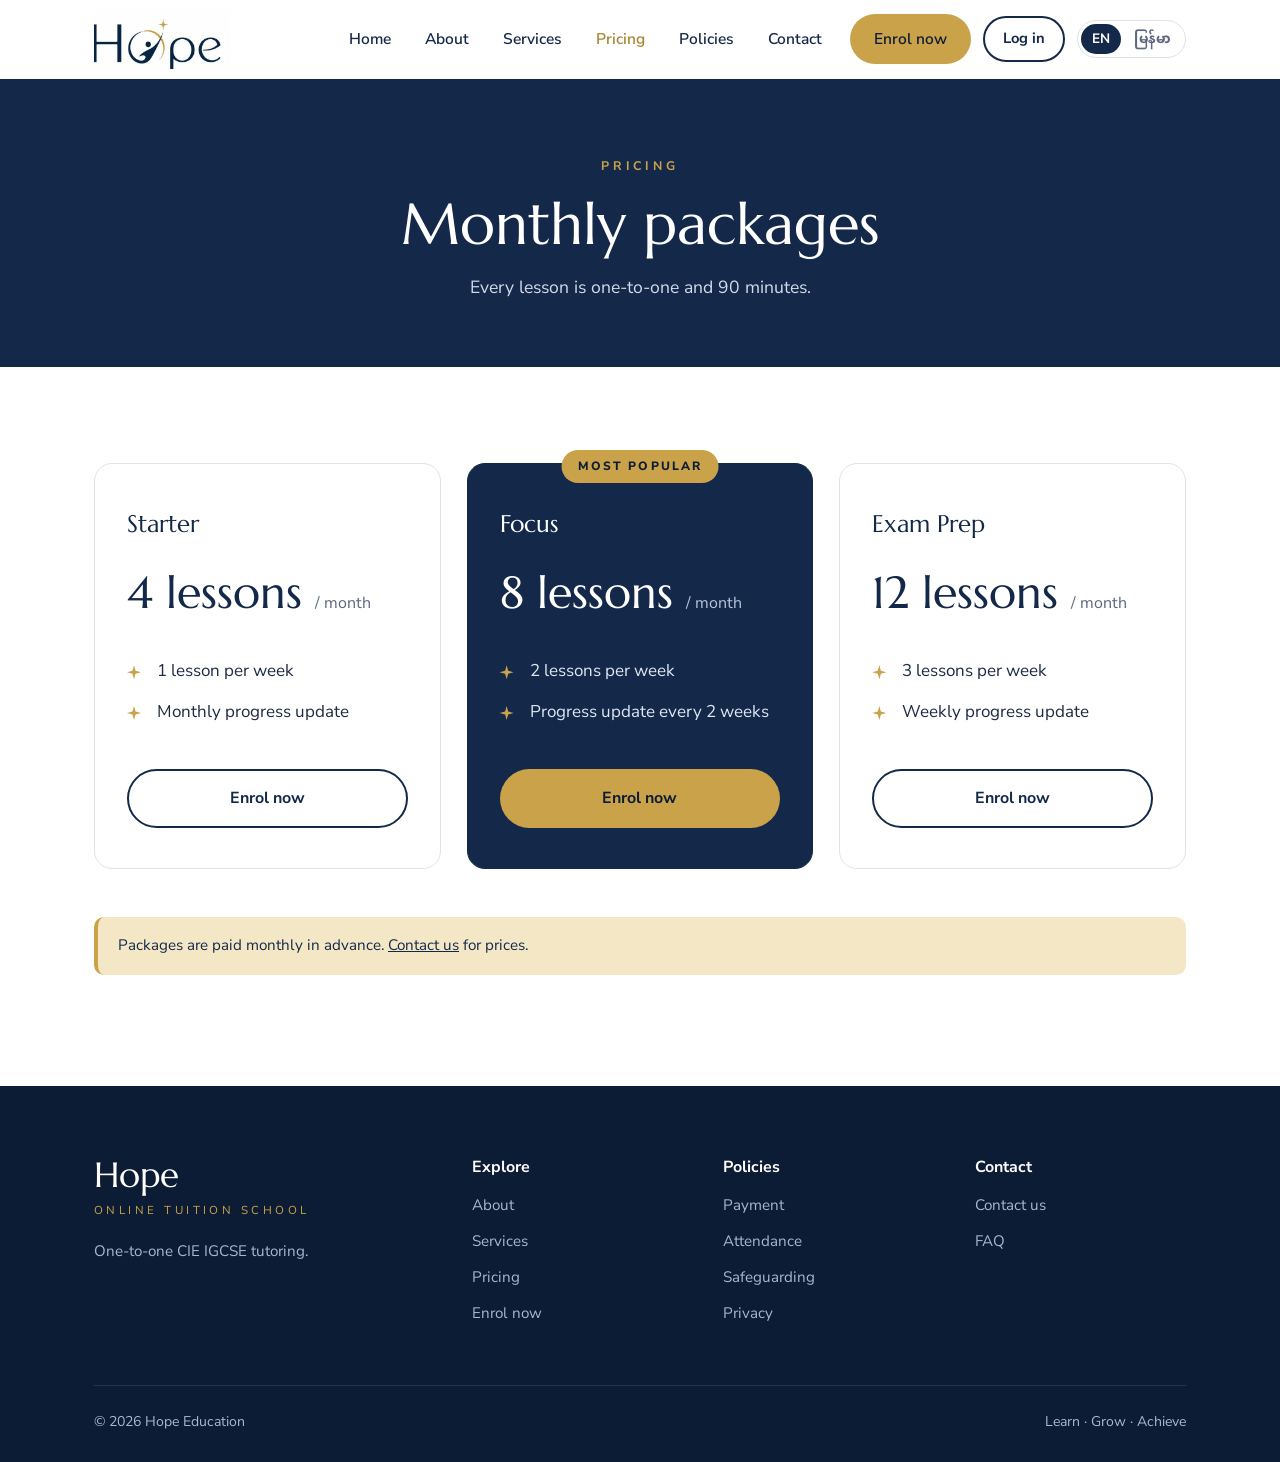
<file: pricing.html>
<!DOCTYPE html>
<html lang="en">
<head>
  <meta charset="UTF-8">
  <meta name="viewport" content="width=device-width, initial-scale=1">
  <title>Pricing | Hope Online Tuition School</title>
  <meta name="description" content="Monthly one-to-one CIE IGCSE tutoring packages from Hope Online Tuition School.">
  <link rel="icon" href="images/logo.jpg">
  <link rel="preconnect" href="https://fonts.googleapis.com">
  <link rel="preconnect" href="https://fonts.gstatic.com" crossorigin>
  <link href="https://fonts.googleapis.com/css2?family=Marcellus&family=Nunito+Sans:wght@400;600;700;800&family=Noto+Sans+Myanmar:wght@400;600;700&display=swap" rel="stylesheet">
  <link rel="stylesheet" href="css/styles.css">
</head>
<body>

  <header class="site-header">
    <div class="container nav">
      <a href="index.html" class="brand" aria-label="Hope Online Tuition School home">
        <span class="brand-logo"><img src="images/logo.jpg" alt="Hope"></span>
      </a>
      <a href="login.html" class="btn btn--outline nav-login">Log in</a>
      <button class="lang-switch" type="button" aria-label="Switch language / ဘာသာစကား ပြောင်းရန်" data-no-translate><span data-lang="en">EN</span><span data-lang="my">မြန်မာ</span></button>
      <button class="menu-toggle" aria-label="Open menu" aria-expanded="false"><span></span><span></span><span></span></button>
      <ul class="nav-links">
        <li><a href="index.html">Home</a></li>
        <li><a href="about.html">About</a></li>
        <li><a href="services.html">Services</a></li>
        <li><a href="pricing.html">Pricing</a></li>
        <li><a href="policies.html">Policies</a></li>
        <li><a href="contact.html">Contact</a></li>
        <li><a href="enrol.html" class="btn btn--gold">Enrol now</a></li>
      </ul>
    </div>
  </header>

  <main>
    <section class="page-hero">
      <div class="container">
        <span class="eyebrow">Pricing</span>
        <h1>Monthly packages</h1>
        <p>Every lesson is one-to-one and 90 minutes.</p>
      </div>
    </section>

    <section class="section">
      <div class="container">
        <div class="pricing">
          <div class="card price-card reveal">
            <div class="plan">Starter</div>
            <div class="price-amount" data-price="starter" hidden></div>
            <div class="price">4 lessons <span>/ month</span></div>
            <ul class="checklist">
              <li>1 lesson per week</li>
              <li>Monthly progress update</li>
            </ul>
            <a href="enrol.html?plan=starter" class="btn btn--outline">Enrol now</a>
          </div>
          <div class="card price-card price-card--featured reveal">
            <span class="badge">Most popular</span>
            <div class="plan">Focus</div>
            <div class="price-amount" data-price="focus" hidden></div>
            <div class="price">8 lessons <span>/ month</span></div>
            <ul class="checklist">
              <li>2 lessons per week</li>
              <li>Progress update every 2 weeks</li>
            </ul>
            <a href="enrol.html?plan=focus" class="btn btn--gold">Enrol now</a>
          </div>
          <div class="card price-card reveal">
            <div class="plan">Exam Prep</div>
            <div class="price-amount" data-price="exam" hidden></div>
            <div class="price">12 lessons <span>/ month</span></div>
            <ul class="checklist">
              <li>3 lessons per week</li>
              <li>Weekly progress update</li>
            </ul>
            <a href="enrol.html?plan=exam" class="btn btn--outline">Enrol now</a>
          </div>
        </div>
        <p class="note reveal" style="margin-top:48px">Packages are paid monthly in advance. <a href="contact.html">Contact us</a> for prices.</p>
      </div>
    </section>
  </main>

  <footer class="site-footer">
    <div class="container">
      <div class="footer-grid">
        <div class="footer-brand">
          <div class="word">Hope</div>
          <div class="sub">ONLINE TUITION SCHOOL</div>
          <p>One-to-one CIE IGCSE tutoring.</p>
        </div>
        <div>
          <h4>Explore</h4>
          <ul>
            <li><a href="about.html">About</a></li>
            <li><a href="services.html">Services</a></li>
            <li><a href="pricing.html">Pricing</a></li>
            <li><a href="enrol.html">Enrol now</a></li>
          </ul>
        </div>
        <div>
          <h4>Policies</h4>
          <ul>
            <li><a href="policies.html#payment">Payment</a></li>
            <li><a href="policies.html#attendance">Attendance</a></li>
            <li><a href="policies.html#safeguarding">Safeguarding</a></li>
            <li><a href="policies.html#privacy">Privacy</a></li>
          </ul>
        </div>
        <div>
          <h4>Contact</h4>
          <ul>
            <li><a href="contact.html">Contact us</a></li>
            <li><a href="contact.html#faq">FAQ</a></li>
          </ul>
        </div>
      </div>
      <div class="footer-bottom">
        <span>© <span data-year></span> Hope Education</span>
        <span>Learn · Grow · Achieve</span>
      </div>
    </div>
  </footer>

  <script src="js/translations.js"></script>
  <script src="js/supabase.js"></script>
  <script src="js/main.js"></script>
</body>
</html>
</file>
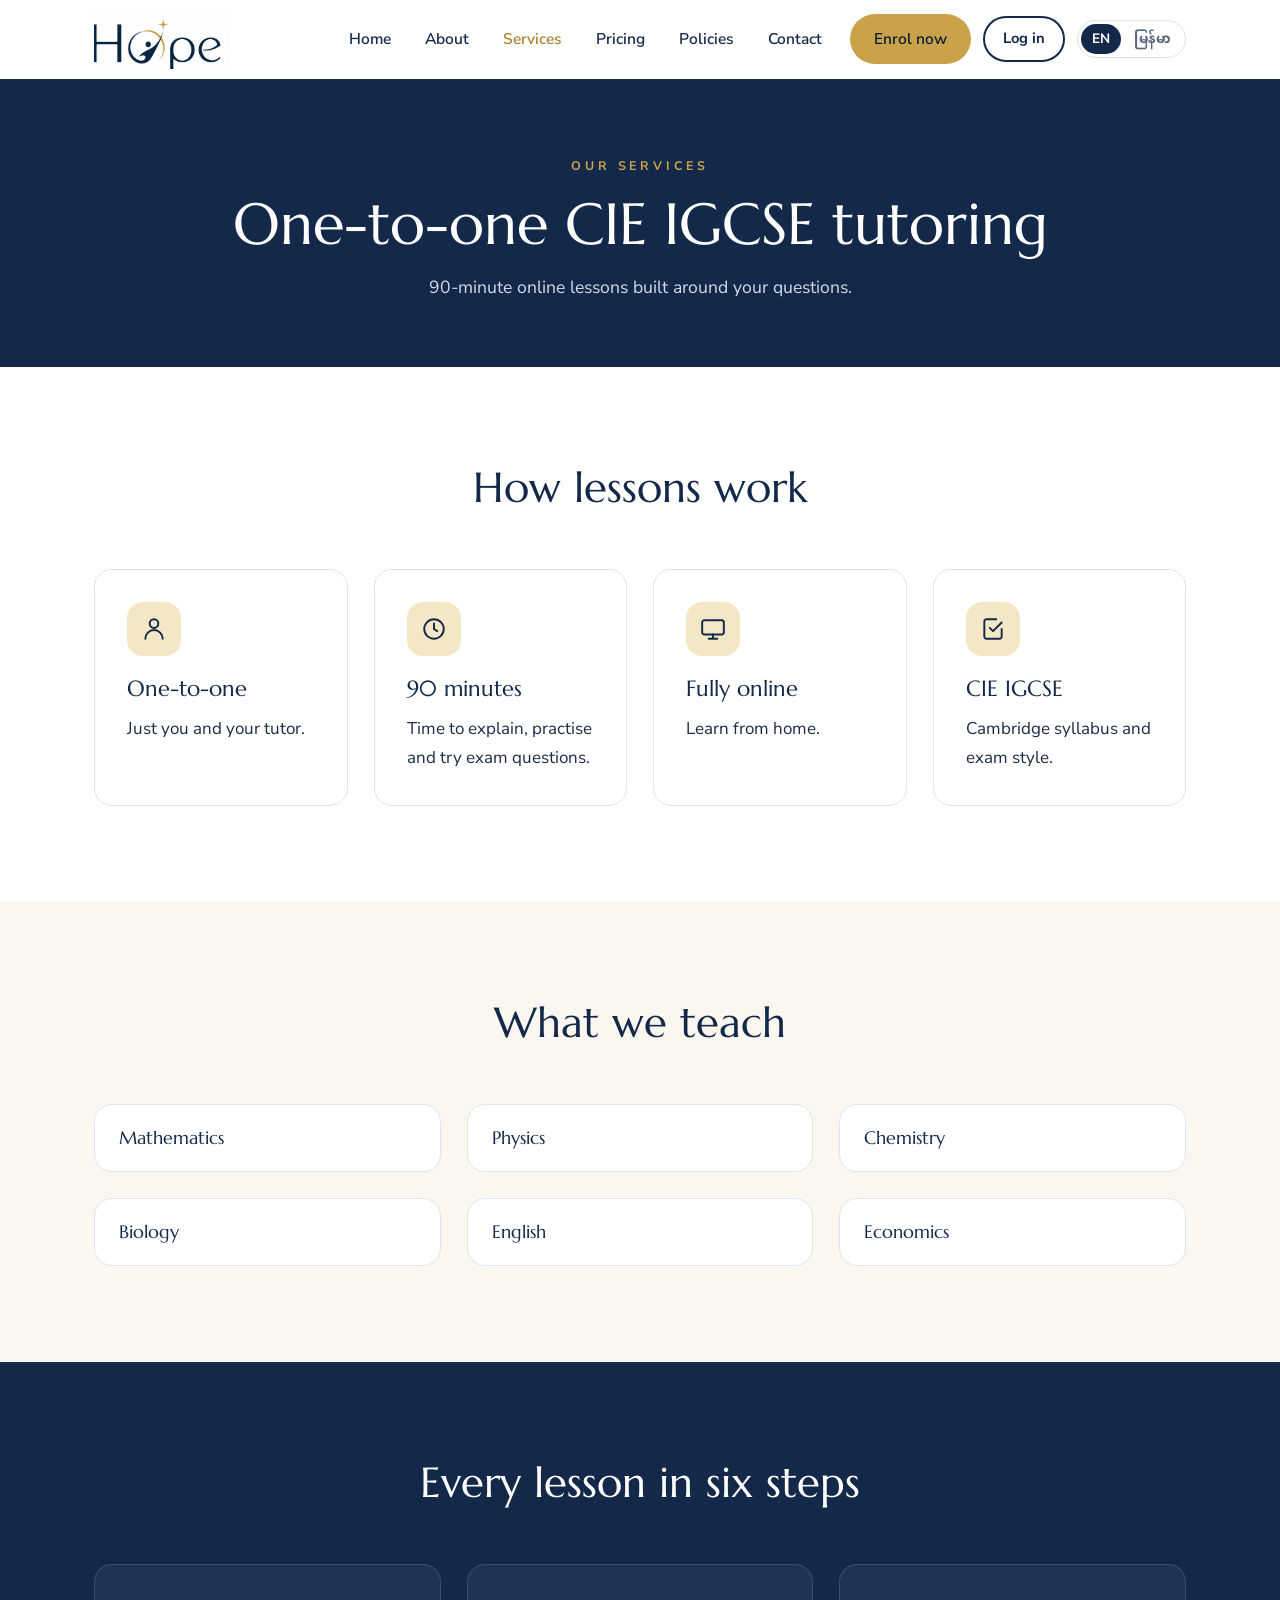
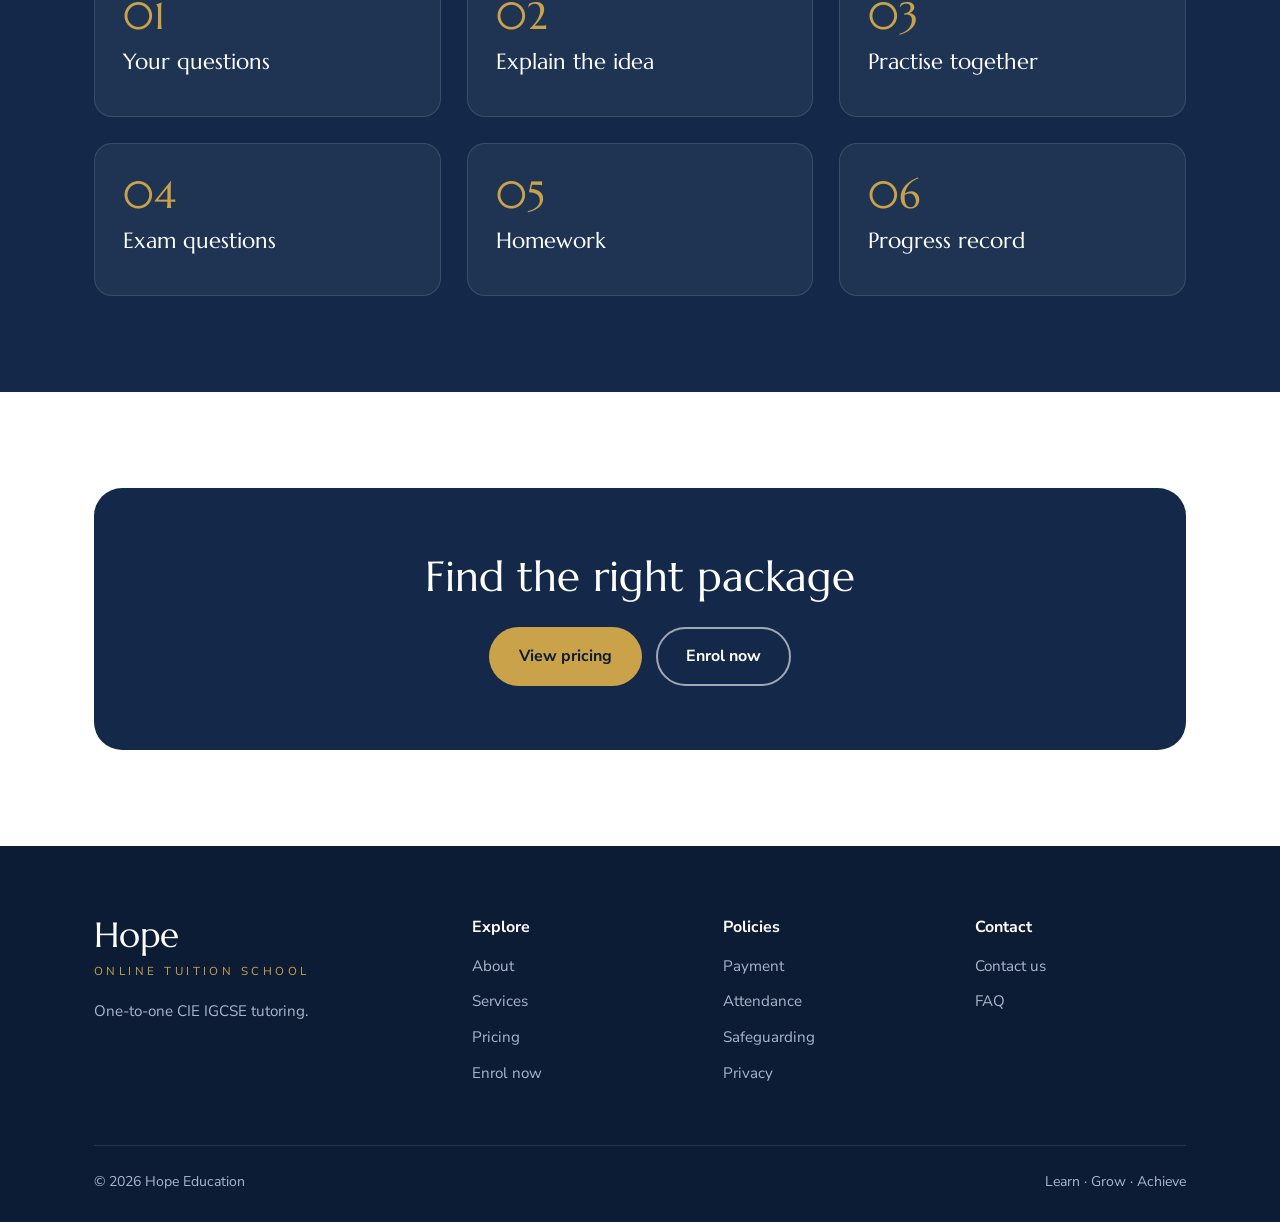
<file: services.html>
<!DOCTYPE html>
<html lang="en">
<head>
  <meta charset="UTF-8">
  <meta name="viewport" content="width=device-width, initial-scale=1">
  <title>Services | Hope Online Tuition School</title>
  <meta name="description" content="One-to-one 90-minute online CIE IGCSE lessons built around your questions.">
  <link rel="icon" href="images/logo.jpg">
  <link rel="preconnect" href="https://fonts.googleapis.com">
  <link rel="preconnect" href="https://fonts.gstatic.com" crossorigin>
  <link href="https://fonts.googleapis.com/css2?family=Marcellus&family=Nunito+Sans:wght@400;600;700;800&family=Noto+Sans+Myanmar:wght@400;600;700&display=swap" rel="stylesheet">
  <link rel="stylesheet" href="css/styles.css">
</head>
<body>

  <header class="site-header">
    <div class="container nav">
      <a href="index.html" class="brand" aria-label="Hope Online Tuition School home">
        <span class="brand-logo"><img src="images/logo.jpg" alt="Hope"></span>
      </a>
      <a href="login.html" class="btn btn--outline nav-login">Log in</a>
      <button class="lang-switch" type="button" aria-label="Switch language / ဘာသာစကား ပြောင်းရန်" data-no-translate><span data-lang="en">EN</span><span data-lang="my">မြန်မာ</span></button>
      <button class="menu-toggle" aria-label="Open menu" aria-expanded="false"><span></span><span></span><span></span></button>
      <ul class="nav-links">
        <li><a href="index.html">Home</a></li>
        <li><a href="about.html">About</a></li>
        <li><a href="services.html">Services</a></li>
        <li><a href="pricing.html">Pricing</a></li>
        <li><a href="policies.html">Policies</a></li>
        <li><a href="contact.html">Contact</a></li>
        <li><a href="enrol.html" class="btn btn--gold">Enrol now</a></li>
      </ul>
    </div>
  </header>

  <main>
    <section class="page-hero">
      <div class="container">
        <span class="eyebrow">Our services</span>
        <h1>One-to-one CIE IGCSE tutoring</h1>
        <p>90-minute online lessons built around your questions.</p>
      </div>
    </section>

    <section class="section">
      <div class="container">
        <div class="section-head reveal">
          <h2>How lessons work</h2>
        </div>
        <div class="grid grid-4">
          <div class="card reveal">
            <div class="icon"><svg viewBox="0 0 24 24" fill="none" stroke="currentColor" stroke-width="1.8" stroke-linecap="round" stroke-linejoin="round"><circle cx="12" cy="7" r="4"/><path d="M4 21c0-4.4 3.6-8 8-8s8 3.6 8 8"/></svg></div>
            <h3>One-to-one</h3>
            <p>Just you and your tutor.</p>
          </div>
          <div class="card reveal">
            <div class="icon"><svg viewBox="0 0 24 24" fill="none" stroke="currentColor" stroke-width="1.8" stroke-linecap="round" stroke-linejoin="round"><circle cx="12" cy="12" r="9"/><path d="M12 7v5l3 2"/></svg></div>
            <h3>90 minutes</h3>
            <p>Time to explain, practise and try exam questions.</p>
          </div>
          <div class="card reveal">
            <div class="icon"><svg viewBox="0 0 24 24" fill="none" stroke="currentColor" stroke-width="1.8" stroke-linecap="round" stroke-linejoin="round"><rect x="2" y="4" width="20" height="13" rx="2"/><path d="M8 21h8M12 17v4"/></svg></div>
            <h3>Fully online</h3>
            <p>Learn from home.</p>
          </div>
          <div class="card reveal">
            <div class="icon"><svg viewBox="0 0 24 24" fill="none" stroke="currentColor" stroke-width="1.8" stroke-linecap="round" stroke-linejoin="round"><path d="M9 11l3 3 8-8"/><path d="M20 12v7a2 2 0 0 1-2 2H6a2 2 0 0 1-2-2V5a2 2 0 0 1 2-2h9"/></svg></div>
            <h3>CIE IGCSE</h3>
            <p>Cambridge syllabus and exam style.</p>
          </div>
        </div>
      </div>
    </section>

    <section class="section section--cream" id="subjects">
      <div class="container">
        <div class="section-head reveal">
          <h2>What we teach</h2>
        </div>
        <!-- TODO: keep this list the same as the subjects on enrol.html -->
        <div class="grid grid-3">
          <div class="card subject reveal"><h3>Mathematics</h3></div>
          <div class="card subject reveal"><h3>Physics</h3></div>
          <div class="card subject reveal"><h3>Chemistry</h3></div>
          <div class="card subject reveal"><h3>Biology</h3></div>
          <div class="card subject reveal"><h3>English</h3></div>
          <div class="card subject reveal"><h3>Economics</h3></div>
        </div>
      </div>
    </section>

    <section class="section section--navy">
      <div class="container">
        <div class="section-head reveal">
          <h2>Every lesson in six steps</h2>
        </div>
        <div class="steps">
          <div class="step reveal"><h3>Your questions</h3></div>
          <div class="step reveal"><h3>Explain the idea</h3></div>
          <div class="step reveal"><h3>Practise together</h3></div>
          <div class="step reveal"><h3>Exam questions</h3></div>
          <div class="step reveal"><h3>Homework</h3></div>
          <div class="step reveal"><h3>Progress record</h3></div>
        </div>
      </div>
    </section>

    <section class="section">
      <div class="container">
        <div class="cta reveal">
          <h2>Find the right package</h2>
          <div class="btn-row" style="justify-content:center">
            <a href="pricing.html" class="btn btn--gold">View pricing</a>
            <a href="enrol.html" class="btn btn--light">Enrol now</a>
          </div>
        </div>
      </div>
    </section>
  </main>

  <footer class="site-footer">
    <div class="container">
      <div class="footer-grid">
        <div class="footer-brand">
          <div class="word">Hope</div>
          <div class="sub">ONLINE TUITION SCHOOL</div>
          <p>One-to-one CIE IGCSE tutoring.</p>
        </div>
        <div>
          <h4>Explore</h4>
          <ul>
            <li><a href="about.html">About</a></li>
            <li><a href="services.html">Services</a></li>
            <li><a href="pricing.html">Pricing</a></li>
            <li><a href="enrol.html">Enrol now</a></li>
          </ul>
        </div>
        <div>
          <h4>Policies</h4>
          <ul>
            <li><a href="policies.html#payment">Payment</a></li>
            <li><a href="policies.html#attendance">Attendance</a></li>
            <li><a href="policies.html#safeguarding">Safeguarding</a></li>
            <li><a href="policies.html#privacy">Privacy</a></li>
          </ul>
        </div>
        <div>
          <h4>Contact</h4>
          <ul>
            <li><a href="contact.html">Contact us</a></li>
            <li><a href="contact.html#faq">FAQ</a></li>
          </ul>
        </div>
      </div>
      <div class="footer-bottom">
        <span>© <span data-year></span> Hope Education</span>
        <span>Learn · Grow · Achieve</span>
      </div>
    </div>
  </footer>

  <script src="js/translations.js"></script>
  <script src="js/main.js"></script>
</body>
</html>
</file>
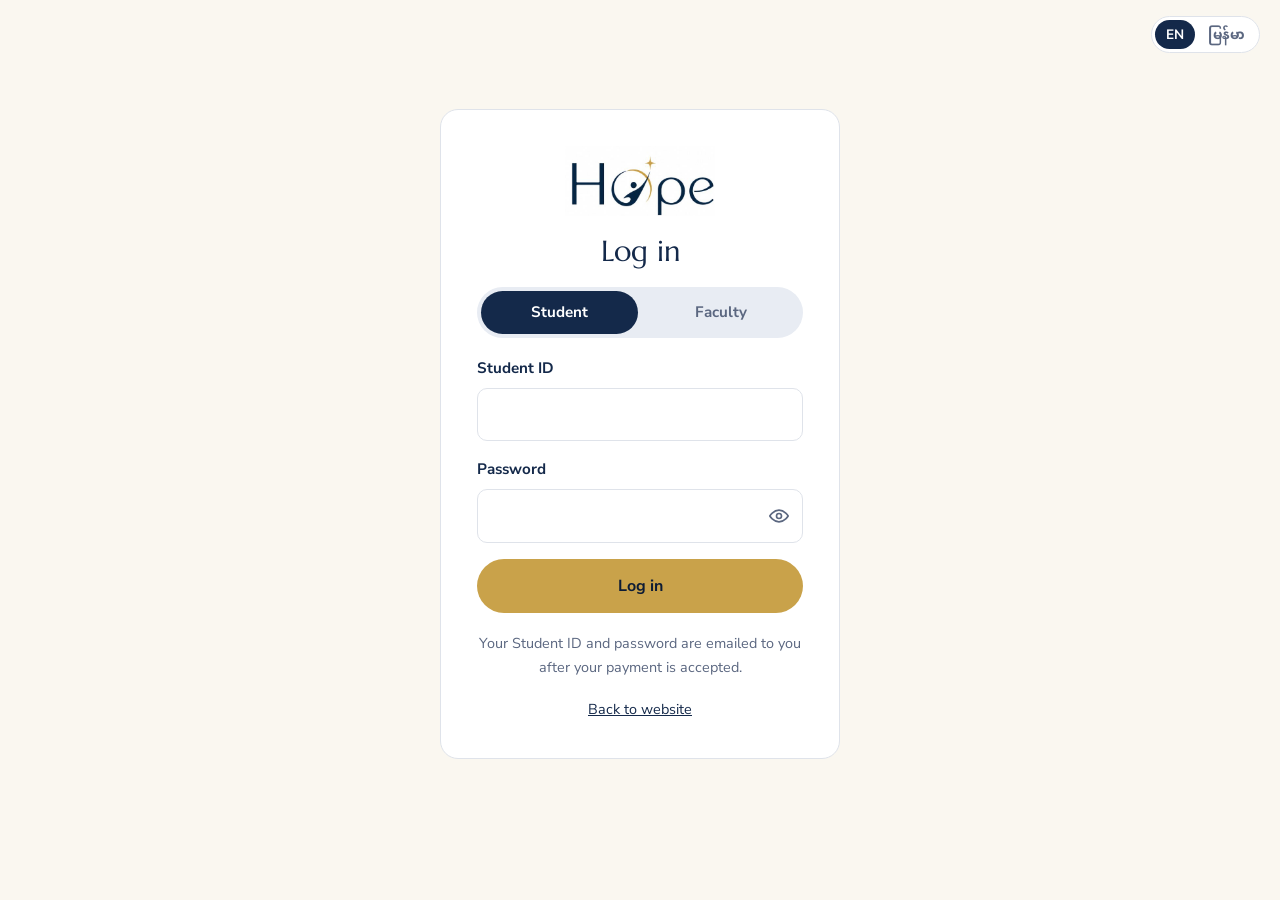
<file: student.html>
<!DOCTYPE html>
<html lang="en">
<head>
  <meta charset="UTF-8">
  <meta name="viewport" content="width=device-width, initial-scale=1">
  <title>Student Portal | Hope Online Tuition School</title>
  <meta name="robots" content="noindex, nofollow">
  <link rel="icon" href="images/logo.jpg">
  <link rel="preconnect" href="https://fonts.googleapis.com">
  <link rel="preconnect" href="https://fonts.gstatic.com" crossorigin>
  <link href="https://fonts.googleapis.com/css2?family=Marcellus&family=Nunito+Sans:wght@400;600;700;800&family=Noto+Sans+Myanmar:wght@400;600;700&display=swap" rel="stylesheet">
  <link rel="stylesheet" href="css/styles.css">
  <link rel="stylesheet" href="css/portal.css">
  <link rel="stylesheet" href="css/id-card.css">
</head>
<body class="admin-page student-page">

  <div class="portal-lang">
    <button class="lang-switch" type="button" aria-label="Switch language / ဘာသာစကား ပြောင်းရန်" data-no-translate><span data-lang="en">EN</span><span data-lang="my">မြန်မာ</span></button>
  </div>

  <main class="admin-main">
    <!-- ===== Choose a new password ===== -->
    <section id="s-change" class="admin-login" hidden>
      <div class="card login-card change-card">
        <h1>Choose a new password</h1>
        <p class="portal-hint" id="s-change-intro">Please replace your temporary password with one only you know.</p>
        <form id="s-change-form" novalidate>
          <div class="field">
            <label for="s-pw-current">Current password</label>
            <input id="s-pw-current" type="password" autocomplete="current-password" required>
          </div>
          <div class="field">
            <label for="s-pw-new">New password (at least 8 characters)</label>
            <input id="s-pw-new" type="password" autocomplete="new-password" minlength="8" required>
          </div>
          <div class="field">
            <label for="s-pw-confirm">Type the new password again</label>
            <input id="s-pw-confirm" type="password" autocomplete="new-password" minlength="8" required>
          </div>
          <p class="admin-error" id="s-change-error" role="alert" hidden></p>
          <button type="submit" class="btn btn--gold" style="width:100%">Save password</button>
          <button type="button" class="btn btn--outline" style="width:100%" id="s-change-cancel" hidden>Back</button>
          <button type="button" class="btn btn--outline" style="width:100%" id="s-change-signout" hidden>Sign out</button>
        </form>
      </div>
    </section>

    <!-- ===== Student portal ===== -->
    <section id="s-dash" hidden>
      <header class="admin-top">
        <div>
          <span class="eyebrow">Student portal</span>
          <h1 id="s-hello" data-no-translate>Hello</h1>
        </div>
        <div class="admin-top-actions">
          <span class="admin-who" id="s-who" data-no-translate></span>
          <button type="button" class="btn btn--outline btn--sm" id="s-open-change">Change password</button>
          <button type="button" class="btn btn--outline btn--sm" id="s-sign-out">Sign out</button>
        </div>
      </header>

      <nav class="admin-tabs" role="tablist">
        <button type="button" role="tab" data-tab="lessons" aria-selected="true">Lessons</button>
        <button type="button" role="tab" data-tab="homework" aria-selected="false"><span>Homework</span> <span class="tab-count" id="c-homework" hidden data-no-translate></span></button>
        <button type="button" role="tab" data-tab="messages" aria-selected="false"><span>Messages</span> <span class="tab-count" id="c-messages" hidden data-no-translate></span></button>
        <button type="button" role="tab" data-tab="attendance" aria-selected="false">Attendance</button>
        <button type="button" role="tab" data-tab="chat" aria-selected="false">Student chat</button>
        <button type="button" role="tab" data-tab="card" aria-selected="false">ID card</button>
      </nav>
      <p class="admin-toast" id="toast" role="status" hidden data-no-translate></p>

      <!-- ===== Lessons tab ===== -->
      <div class="admin-panel" data-panel="lessons">
      <!-- My classes: subjects, teachers and online class links (filled by student.js) -->
      <section class="card my-classes" id="s-classes" hidden>
        <h2>My classes</h2>
        <div id="s-class-list" data-no-translate></div>
      </section>

      <!-- My lessons: attendance, upcoming lessons (with the Absence Form) and recent lessons -->
      <section class="card my-lessons" id="s-lessons" hidden>
        <h2>My lessons</h2>
        <div class="attendance-line" id="s-attendance" data-no-translate></div>
        <h3>Upcoming</h3>
        <div class="lesson-list" id="s-upcoming" data-no-translate></div>
        <h3>Recent</h3>
        <div class="lesson-list" id="s-recent" data-no-translate></div>
      </section>

      <!-- Ask the teacher for a lesson (or a make-up lesson) -->
      <section class="card my-lessons" id="rq-card" hidden>
        <h2>Request a lesson</h2>
        <form class="request-form" id="rq-form" novalidate>
          <div class="field"><label for="rq-class">Class</label><select id="rq-class" required data-no-translate></select></div>
          <div class="field"><label for="rq-date">Date</label><input id="rq-date" type="date" required></div>
          <div class="field"><label for="rq-time">Start time</label><input id="rq-time" type="time" required></div>
          <div class="field"><label for="rq-makeup">Make-up for</label><select id="rq-makeup" data-no-translate></select></div>
          <div class="field field--full"><label for="rq-message">Message to your teacher (optional)</label><textarea id="rq-message" rows="2" maxlength="500"></textarea></div>
          <div class="field--full"><button type="submit" class="btn btn--gold">Send request</button></div>
        </form>
        <h3>My requests</h3>
        <div class="lesson-list" id="rq-list" data-no-translate></div>
      </section>
      </div>

      <!-- ===== Homework tab ===== -->
      <div class="admin-panel" data-panel="homework" hidden>
        <section class="card my-lessons">
          <h2>Homework</h2>
          <div class="lesson-list" id="hw-list" data-no-translate></div>
        </section>
        <section class="card my-lessons">
          <h2>Lesson notes</h2>
          <div class="lesson-list" id="notes-list" data-no-translate></div>
        </section>
      </div>

      <!-- ===== Messages tab ===== -->
      <div class="admin-panel" data-panel="messages" hidden>
        <div class="dm-layout">
          <div class="card dm-threads" id="dm-threads" data-no-translate></div>
          <div class="card chat-card dm-chat" id="dm-chat" hidden>
            <div class="chat-head">
              <h2 id="dm-title" data-no-translate></h2>
              <p>Private messages with your teacher. Hope Education staff can read them to keep everyone safe.</p>
            </div>
            <div class="chat-list" id="dm-list" aria-live="polite" data-no-translate></div>
            <p class="chat-error" id="dm-error" role="alert" hidden data-no-translate></p>
            <form class="chat-form" id="dm-form" novalidate>
              <label for="dm-input" class="visually-hidden">Message</label>
              <textarea id="dm-input" maxlength="2000" required></textarea>
              <button type="submit" class="btn btn--gold">Send</button>
            </form>
          </div>
        </div>
      </div>

      <!-- ===== Attendance tab ===== -->
      <div class="admin-panel" data-panel="attendance" hidden>
        <div class="panel-bar">
          <label for="sa-month">Month</label>
          <input id="sa-month" type="month" class="month-input">
        </div>
        <section class="card my-lessons">
          <div class="attendance-line" id="sa-summary" data-no-translate></div>
          <p class="small-note">Attendance rate = lessons attended ÷ lessons marked. Cancelled and make-up lessons are not counted. Keep at least 80%.</p>
          <div class="lesson-list" id="sa-lessons" data-no-translate></div>
        </section>
      </div>

      <!-- ===== ID card tab ===== -->
      <div class="admin-panel" data-panel="card" hidden>
        <section class="card my-lessons id-card-panel">
          <h2>My student ID card</h2>
          <div id="card-box" data-no-translate></div>
          <form class="absence-form" id="card-photo-form" hidden novalidate>
            <p>Add a photo for your ID card: a clear, recent photo of your face, looking at the camera, on a plain background. You can add it once; after that, ask Hope Education to change it.</p>
            <label for="card-photo">Photo (JPG, PNG or WEBP)</label>
            <input id="card-photo" type="file" accept="image/jpeg,image/png,image/webp" required>
            <p class="admin-error" id="card-photo-error" role="alert" hidden data-no-translate></p>
            <div><button type="submit" class="btn btn--gold btn--sm">Save photo</button></div>
          </form>
          <div class="btn-row"><button type="button" class="btn btn--gold btn--sm" id="card-print" hidden>Print my card</button></div>
          <p class="small-note">Show this card when Hope Education asks for your Student ID. Keep your Student ID private — it is not a password, but only you should use it.</p>
        </section>
      </div>

      <!-- ===== Group chat tab ===== -->
      <div class="admin-panel" data-panel="chat" hidden>
      <div class="card chat-card">
        <div class="chat-head">
          <h2>Student chat</h2>
          <p>Talk with other Hope students. Be kind and respectful. Hope Education staff can see this chat.</p>
        </div>
        <div class="chat-list" id="chat-list" aria-live="polite" data-no-translate></div>
        <p class="chat-error" id="chat-error" role="alert" hidden data-no-translate></p>
        <form class="chat-form" id="chat-form" novalidate>
          <label for="chat-input" class="visually-hidden">Message</label>
          <textarea id="chat-input" maxlength="1000" placeholder="Write a message…" required></textarea>
          <button type="submit" class="btn btn--gold">Send</button>
        </form>
      </div>
      </div>
    </section>
  </main>

  <script src="js/translations.js"></script>
  <script src="js/supabase.js"></script>
  <script src="js/main.js"></script>
  <script src="js/portal-messages.js"></script>
  <script src="js/id-card.js"></script>
  <script src="js/student.js"></script>
</body>
</html>
</file>
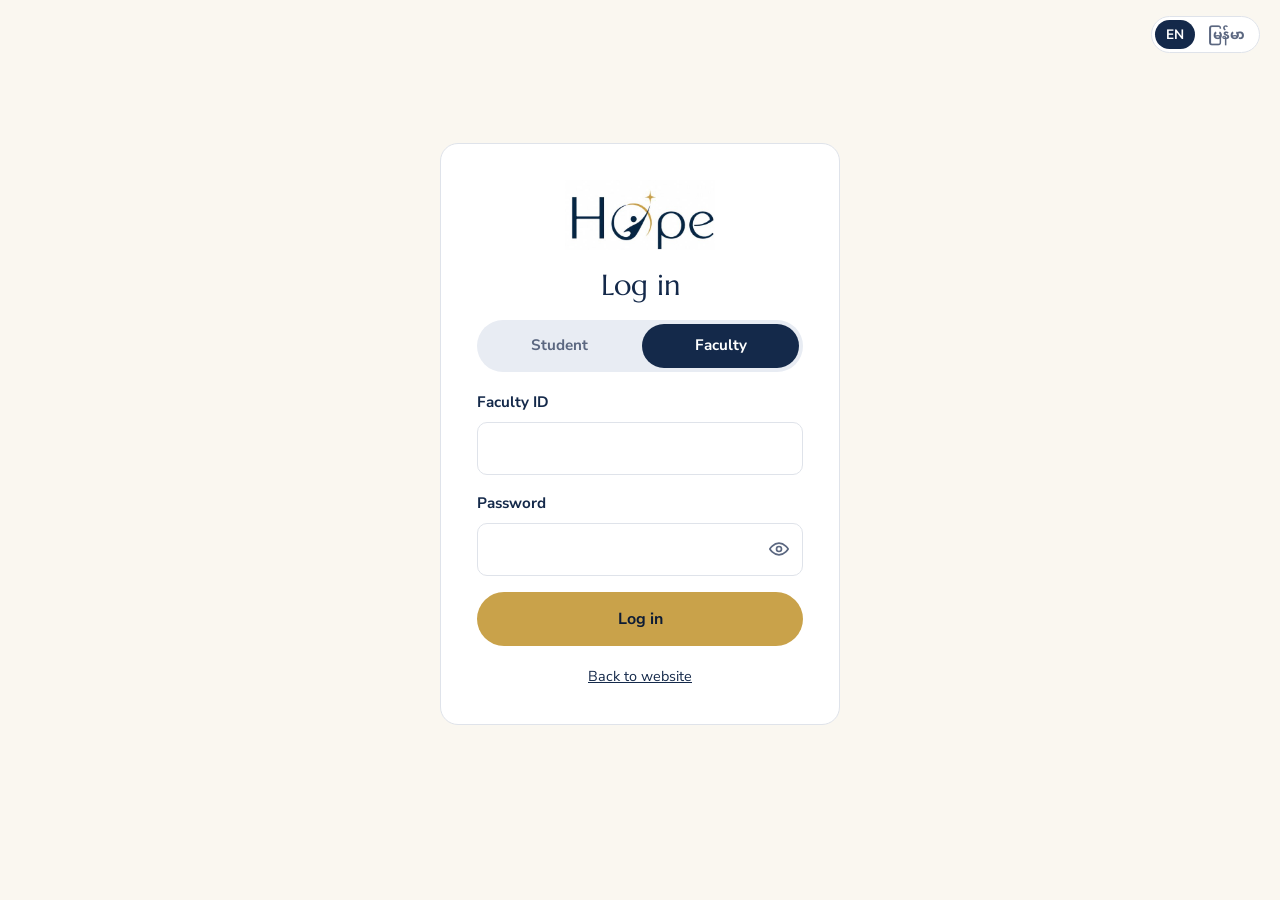
<file: teacher.html>
<!DOCTYPE html>
<html lang="en">
<head>
  <meta charset="UTF-8">
  <meta name="viewport" content="width=device-width, initial-scale=1">
  <title>Teacher Portal | Hope Online Tuition School</title>
  <meta name="robots" content="noindex, nofollow">
  <link rel="icon" href="images/logo.jpg">
  <link rel="preconnect" href="https://fonts.googleapis.com">
  <link rel="preconnect" href="https://fonts.gstatic.com" crossorigin>
  <link href="https://fonts.googleapis.com/css2?family=Marcellus&family=Nunito+Sans:wght@400;600;700;800&family=Noto+Sans+Myanmar:wght@400;600;700&display=swap" rel="stylesheet">
  <link rel="stylesheet" href="css/styles.css">
  <link rel="stylesheet" href="css/portal.css">
</head>
<body class="admin-page teacher-page">

  <div class="portal-lang">
    <button class="lang-switch" type="button" aria-label="Switch language / ဘာသာစကား ပြောင်းရန်" data-no-translate><span data-lang="en">EN</span><span data-lang="my">မြန်မာ</span></button>
  </div>

  <main class="admin-main">
    <!-- ===== Choose a new password ===== -->
    <section id="t-change" class="admin-login" hidden>
      <div class="card login-card change-card">
        <h1>Choose a new password</h1>
        <p class="portal-hint" id="t-change-intro">Please replace your temporary password with one only you know.</p>
        <form id="t-change-form" novalidate>
          <div class="field">
            <label for="t-pw-current">Current password</label>
            <input id="t-pw-current" type="password" autocomplete="current-password" required>
          </div>
          <div class="field">
            <label for="t-pw-new">New password (at least 8 characters)</label>
            <input id="t-pw-new" type="password" autocomplete="new-password" minlength="8" required>
          </div>
          <div class="field">
            <label for="t-pw-confirm">Type the new password again</label>
            <input id="t-pw-confirm" type="password" autocomplete="new-password" minlength="8" required>
          </div>
          <p class="admin-error" id="t-change-error" role="alert" hidden></p>
          <button type="submit" class="btn btn--gold" style="width:100%">Save password</button>
          <button type="button" class="btn btn--outline" style="width:100%" id="t-change-cancel" hidden>Back</button>
          <button type="button" class="btn btn--outline" style="width:100%" id="t-change-signout" hidden>Sign out</button>
        </form>
      </div>
    </section>

    <!-- ===== Teacher portal ===== -->
    <section id="t-dash" hidden>
      <header class="admin-top">
        <div>
          <span class="eyebrow">Teacher portal</span>
          <h1 id="t-hello" data-no-translate>Hello</h1>
        </div>
        <div class="admin-top-actions">
          <span class="admin-who" id="t-who" data-no-translate></span>
          <button type="button" class="btn btn--outline btn--sm" id="t-open-change">Change password</button>
          <button type="button" class="btn btn--outline btn--sm" id="t-sign-out">Sign out</button>
        </div>
      </header>

      <nav class="admin-tabs" role="tablist">
        <button type="button" role="tab" data-tab="lessons" aria-selected="true"><span>Lessons</span> <span class="tab-count" id="t-mark-count" hidden data-no-translate></span></button>
        <button type="button" role="tab" data-tab="homework" aria-selected="false"><span>Homework</span> <span class="tab-count" id="t-review-count" hidden data-no-translate></span></button>
        <button type="button" role="tab" data-tab="messages" aria-selected="false"><span>Messages</span> <span class="tab-count" id="t-unread-count" hidden data-no-translate></span></button>
        <button type="button" role="tab" data-tab="attendance" aria-selected="false">Attendance</button>
        <button type="button" role="tab" data-tab="students" aria-selected="false">My students</button>
      </nav>
      <p class="admin-error" id="t-error" role="alert" hidden data-no-translate></p>

      <!-- Lessons -->
      <div class="admin-panel" data-panel="lessons">
        <section id="t-requests-box" hidden>
          <h2 class="portal-section-title lesson-heading" style="margin-top:0">Lesson requests</h2>
          <div id="t-requests" class="lesson-list" data-no-translate></div>
        </section>
        <form class="card lesson-add" id="lesson-add" novalidate>
          <h3>Add lessons</h3>
          <div class="field"><label for="la-student">Student</label><select id="la-student" required data-no-translate></select></div>
          <div class="field"><label for="la-date">Date</label><input id="la-date" type="date" required></div>
          <div class="field"><label for="la-time">Start time</label><input id="la-time" type="time" required></div>
          <div class="field"><label for="la-length">Minutes</label><input id="la-length" type="number" min="15" max="240" step="5" value="90" required></div>
          <div class="field"><label for="la-repeat">Repeat</label>
            <select id="la-repeat">
              <option value="1">Once</option>
              <option value="4">Weekly for 4 weeks</option>
              <option value="8">Weekly for 8 weeks</option>
              <option value="12">Weekly for 12 weeks</option>
            </select>
          </div>
          <div class="field"><label for="la-makeup">Make-up for</label><select id="la-makeup" data-no-translate></select></div>
          <button type="submit" class="btn btn--gold">Add lessons</button>
        </form>

        <div class="panel-bar">
          <h2 class="portal-section-title">Needs marking</h2>
          <button type="button" class="btn btn--outline btn--sm" data-refresh>Refresh</button>
        </div>
        <div id="t-to-mark" class="lesson-list" data-no-translate></div>

        <h2 class="portal-section-title lesson-heading">Upcoming</h2>
        <div id="t-upcoming" class="lesson-list" data-no-translate></div>

        <h2 class="portal-section-title lesson-heading">Last 5 weeks</h2>
        <div id="t-past" class="lesson-list" data-no-translate></div>
      </div>

      <!-- Homework -->
      <div class="admin-panel" data-panel="homework" hidden>
        <form class="card lesson-add homework-add" id="hw-add" novalidate>
          <h3>Set homework</h3>
          <div class="field"><label for="hw-student">Student</label><select id="hw-student" required data-no-translate></select></div>
          <div class="field"><label for="hw-title">Title</label><input id="hw-title" type="text" maxlength="200" required></div>
          <div class="field"><label for="hw-due">Due date (optional)</label><input id="hw-due" type="date"></div>
          <div class="field field--full"><label for="hw-details">Details (optional)</label><textarea id="hw-details" rows="3" maxlength="3000"></textarea></div>
          <button type="submit" class="btn btn--gold">Set homework</button>
        </form>
        <div class="panel-bar">
          <h2 class="portal-section-title">Handed in and waiting</h2>
          <button type="button" class="btn btn--outline btn--sm" data-refresh>Refresh</button>
        </div>
        <div id="hw-review" class="lesson-list" data-no-translate></div>
        <h2 class="portal-section-title lesson-heading">All homework</h2>
        <div id="hw-all" class="lesson-list" data-no-translate></div>
      </div>

      <!-- Messages -->
      <div class="admin-panel" data-panel="messages" hidden>
        <div class="dm-layout">
          <div class="card dm-threads" id="dm-threads" data-no-translate></div>
          <div class="card chat-card dm-chat" id="dm-chat" hidden>
            <div class="chat-head">
              <h2 id="dm-title" data-no-translate></h2>
              <p>Private messages with your student. Hope Education staff can read them to keep everyone safe.</p>
            </div>
            <div class="chat-list" id="dm-list" aria-live="polite" data-no-translate></div>
            <p class="chat-error" id="dm-error" role="alert" hidden data-no-translate></p>
            <form class="chat-form" id="dm-form" novalidate>
              <label for="dm-input" class="visually-hidden">Message</label>
              <textarea id="dm-input" maxlength="2000" required></textarea>
              <button type="submit" class="btn btn--gold">Send</button>
            </form>
          </div>
        </div>
      </div>

      <!-- Attendance -->
      <div class="admin-panel" data-panel="attendance" hidden>
        <div class="panel-bar">
          <label for="t-month">Month</label>
          <input id="t-month" type="month" class="month-input">
          <button type="button" class="btn btn--outline btn--sm" data-refresh>Refresh</button>
        </div>
        <p class="small-note">Attendance rate = lessons attended ÷ lessons marked. Cancelled and make-up lessons are not counted. Students should keep at least 80%.</p>
        <div class="table-wrap" id="t-attendance" data-no-translate></div>
      </div>

      <!-- My students -->
      <div class="admin-panel" data-panel="students" hidden>
        <div class="panel-bar">
          <button type="button" class="btn btn--outline btn--sm" data-refresh>Refresh</button>
        </div>
        <div id="t-students" class="teacher-students" data-no-translate></div>
      </div>
    </section>
  </main>

  <p class="admin-toast" id="toast" role="status" hidden data-no-translate></p>

  <script src="js/translations.js"></script>
  <script src="js/supabase.js"></script>
  <script src="js/main.js"></script>
  <script src="js/portal-messages.js"></script>
  <script src="js/teacher.js"></script>
</body>
</html>
</file>
<file: css/styles.css>
/* =========================================================
   Hope Online Tuition School — shared styles
   Colours are taken from the Hope logo.
   Change them here and the whole site updates.
   ========================================================= */
:root {
  --navy: #14294a;        /* main brand colour (logo lettering) */
  --navy-dark: #0d1c35;
  --navy-soft: #2c4470;
  --gold: #c9a24a;        /* accent (logo star and swoosh) */
  --gold-dark: #a9842f;
  --gold-light: #f3e7c6;
  --cream: #faf7f0;       /* alternate section background */
  --tint: #e8ecf3;        /* light navy tint for cards */
  --white: #ffffff;
  --text: #1d2b44;
  --muted: #5b6780;
  --line: #dfe3ea;

  --font-head: "Marcellus", Georgia, "Times New Roman", serif;
  --font-body: "Nunito Sans", "Segoe UI", Arial, sans-serif;

  --radius: 18px;
  --radius-sm: 10px;
  --shadow: 0 10px 30px rgba(20, 41, 74, 0.08);
  --shadow-hover: 0 16px 40px rgba(20, 41, 74, 0.14);
  --max: 1140px;
}

/* ---------- Base ---------- */
*, *::before, *::after { box-sizing: border-box; }
[hidden] { display: none !important; }
html { scroll-behavior: smooth; }
body {
  margin: 0;
  font-family: var(--font-body);
  font-size: 17px;
  line-height: 1.7;
  color: var(--text);
  background: var(--white);
  -webkit-font-smoothing: antialiased;
}
img { max-width: 100%; display: block; }
a { color: var(--navy); }
a:hover { color: var(--gold-dark); }

h1, h2, h3, h4 {
  font-family: var(--font-head);
  font-weight: 400;
  color: var(--navy);
  line-height: 1.2;
  margin: 0 0 0.6em;
}
h1 { font-size: clamp(2.2rem, 5vw, 3.6rem); }
h2 { font-size: clamp(1.8rem, 3.6vw, 2.6rem); }
h3 { font-size: 1.35rem; }
p { margin: 0 0 1em; }

.container { width: 100%; max-width: var(--max); margin: 0 auto; padding: 0 24px; }
.section { padding: 96px 0; }
.section--cream { background: var(--cream); }
.section--navy { background: var(--navy); color: #dfe6f2; }
.section--navy h2, .section--navy h3 { color: var(--white); }
.center { text-align: center; }
.narrow { max-width: 720px; margin-left: auto; margin-right: auto; }

/* Small spaced-out capitals, like "LEARN • GROW • ACHIEVE" */
.eyebrow {
  display: inline-block;
  font-size: 0.78rem;
  letter-spacing: 0.32em;
  text-transform: uppercase;
  color: var(--gold-dark);
  font-weight: 700;
  margin-bottom: 14px;
}
.section--navy .eyebrow { color: var(--gold); }

/* Thin line — text — thin line, like the logo subtitle */
.lined {
  display: flex; align-items: center; justify-content: center; gap: 18px;
}
.lined::before, .lined::after {
  content: ""; height: 1px; width: 56px; background: currentColor; opacity: 0.5;
}

.lead { font-size: 1.15rem; color: var(--muted); }

/* Four-point star from the logo */
.star {
  display: inline-block; width: 18px; height: 18px; background: var(--gold);
  clip-path: polygon(50% 0, 61% 39%, 100% 50%, 61% 61%, 50% 100%, 39% 61%, 0 50%, 39% 39%);
  flex-shrink: 0;
}

/* ---------- Buttons ---------- */
.btn {
  display: inline-flex; align-items: center; justify-content: center; gap: 8px;
  padding: 14px 28px;
  border-radius: 999px;
  font-family: var(--font-body);
  font-weight: 700;
  font-size: 1rem;
  text-decoration: none;
  border: 2px solid transparent;
  cursor: pointer;
  transition: transform .2s, background .2s, color .2s, box-shadow .2s;
}
.btn:hover { transform: translateY(-2px); }
.btn--gold { background: var(--gold); color: var(--navy-dark); }
.btn--gold:hover { background: var(--gold-dark); color: var(--white); }
.btn--outline { border-color: var(--navy); color: var(--navy); background: transparent; }
.btn--outline:hover { background: var(--navy); color: var(--white); }
.btn--light { border-color: rgba(255,255,255,.6); color: var(--white); }
.btn--light:hover { background: var(--white); color: var(--navy); }
.btn-row { display: flex; flex-wrap: wrap; gap: 14px; }
.center .btn-row { justify-content: center; }

/* ---------- Header / navigation ---------- */
.site-header {
  position: sticky; top: 0; z-index: 50;
  background: var(--white);
  border-bottom: 1px solid transparent;
  transition: border-color .2s, box-shadow .2s;
}
.site-header.scrolled { border-color: var(--line); box-shadow: 0 4px 20px rgba(20,41,74,.06); }
.nav { display: flex; align-items: center; justify-content: space-between; height: 78px; }
.brand { display: flex; align-items: center; text-decoration: none; }
/* The logo image has white space around it, so it is cropped with a frame */
.brand-logo {
  width: 136px; height: 60px; overflow: hidden; position: relative;
}
.brand-logo img {
  position: absolute; width: 190px; max-width: none; left: -35px; top: -47px;
  mix-blend-mode: multiply; /* hides the white background of the JPG */
}
.nav-links { display: flex; align-items: center; gap: 6px; list-style: none; margin: 0; padding: 0; }
.nav-links a {
  display: block; padding: 8px 14px; border-radius: 999px;
  text-decoration: none; color: var(--navy); font-weight: 600; font-size: 0.97rem;
  white-space: nowrap;
}
html[lang="my"] .nav-links a { padding: 8px 10px; font-size: 0.92rem; }
.nav-links a:hover { background: var(--tint); color: var(--navy); }
.nav-links a.active { color: var(--gold-dark); }
.nav-links .btn { padding: 10px 22px; margin-left: 8px; color: var(--navy-dark); }
.nav-links .btn:hover { background: var(--gold-dark); color: var(--white); }
/* "Log in" button: always visible in the header, even when the menu folds into ☰ */
.nav-login { order: 2; margin-left: 12px; padding: 8px 18px; font-size: 0.92rem; white-space: nowrap; border-color: var(--navy); color: var(--navy); }
.nav-login:hover { background: var(--navy); color: var(--white); }

.menu-toggle {
  display: none; background: none; border: 0; padding: 10px; cursor: pointer; order: 3;
}
.nav-links { order: 1; margin-left: auto; }

/* Language switch: EN | မြန်မာ */
.lang-switch {
  order: 2; margin-left: 12px; display: inline-flex; padding: 3px; gap: 2px;
  border: 1.5px solid var(--line); border-radius: 999px; background: var(--white); cursor: pointer;
  font-family: "Nunito Sans", "Noto Sans Myanmar", sans-serif;
}
.lang-switch span {
  padding: 5px 11px; border-radius: 999px; font-size: 0.85rem; font-weight: 700; color: var(--muted);
  line-height: 1.4;
}
html:not([lang="my"]) .lang-switch [data-lang="en"],
html[lang="my"] .lang-switch [data-lang="my"] { background: var(--navy); color: var(--white); }

/* Burmese text needs a Myanmar font, more line height and no letter spacing */
html[lang="my"] {
  --font-head: "Noto Sans Myanmar", "Padauk", "Myanmar Text", sans-serif;
  --font-body: "Noto Sans Myanmar", "Padauk", "Myanmar Text", sans-serif;
}
html[lang="my"] body { line-height: 1.9; font-size: 16px; }
html[lang="my"] h1, html[lang="my"] h2, html[lang="my"] h3 { line-height: 1.55; font-weight: 600; }
html[lang="my"] h1 { font-size: clamp(1.8rem, 4vw, 2.8rem); }
html[lang="my"] h2 { font-size: clamp(1.5rem, 3vw, 2.1rem); }
html[lang="my"] .eyebrow, html[lang="my"] .badge,
html[lang="my"] .founder .role { letter-spacing: 0; }
.menu-toggle span {
  display: block; width: 26px; height: 2px; background: var(--navy); margin: 6px 0;
  transition: transform .25s, opacity .25s;
}
.menu-open .menu-toggle span:nth-child(1) { transform: translateY(8px) rotate(45deg); }
.menu-open .menu-toggle span:nth-child(2) { opacity: 0; }
.menu-open .menu-toggle span:nth-child(3) { transform: translateY(-8px) rotate(-45deg); }

/* ---------- Hero ---------- */
.hero { padding: 110px 0 120px; background: var(--white); text-align: center; }
.hero h1 { max-width: 760px; margin-left: auto; margin-right: auto; }
.hero h1 em { font-style: normal; color: var(--gold-dark); }
.hero .lead { max-width: 600px; margin: 0 auto 36px; }
.hero .btn-row { justify-content: center; }
.hero-tags { display: flex; flex-wrap: wrap; gap: 10px; margin-top: 32px; }
.tag {
  display: inline-flex; align-items: center; gap: 8px;
  padding: 8px 16px; border-radius: 999px; background: var(--tint);
  font-size: 0.9rem; font-weight: 600; color: var(--navy);
}
.tag .star { width: 12px; height: 12px; }

.hero-card {
  position: relative; background: var(--white); border-radius: 28px;
  box-shadow: var(--shadow-hover); padding: 36px; text-align: center;
}
.hero-card::before {
  content: ""; position: absolute; inset: -14px; border-radius: 34px; z-index: -1;
  border: 1px solid rgba(201,162,74,.5);
}
.hero-card img { margin: -20px auto 0; width: 100%; max-width: 340px; }
.hero-card .motto {
  font-size: 0.8rem; letter-spacing: .32em; color: var(--gold-dark); font-weight: 700; margin: 0;
}

/* Page header for inner pages */
.page-hero {
  padding: 72px 0 64px; text-align: center;
  background: var(--navy);
  color: #d3dbe9;
}
.page-hero h1 { color: var(--white); margin-bottom: 14px; }
.page-hero .eyebrow { color: var(--gold); }
.page-hero p { max-width: 640px; margin: 0 auto; font-size: 1.1rem; }

/* ---------- Cards and grids ---------- */
.grid { display: grid; gap: 26px; }
.grid-2 { grid-template-columns: repeat(2, 1fr); }
.grid-3 { grid-template-columns: repeat(3, 1fr); }
.grid-4 { grid-template-columns: repeat(4, 1fr); }

.card {
  background: var(--white); border: 1px solid var(--line); border-radius: var(--radius);
  padding: 32px;
}
.card p:last-child { margin-bottom: 0; }
.card--tint { background: var(--tint); border-color: transparent; box-shadow: none; }

.icon {
  width: 54px; height: 54px; border-radius: 16px; background: var(--gold-light);
  display: grid; place-items: center; margin-bottom: 20px; color: var(--navy);
}
.icon svg { width: 26px; height: 26px; }

.section-head { max-width: 680px; margin: 0 auto 56px; text-align: center; }

/* Problem vs solution */
.compare { display: grid; grid-template-columns: 1fr 1fr; gap: 26px; }
.compare .card h3 { display: flex; align-items: center; gap: 12px; }
.compare .card--old { background: var(--white); }
.compare .card--new { background: var(--navy); color: #dfe6f2; border-color: var(--navy); }
.compare .card--new h3 { color: var(--white); }
.checklist { list-style: none; padding: 0; margin: 0; }
.checklist li { position: relative; padding-left: 30px; margin-bottom: 12px; }
.checklist li::before {
  content: ""; position: absolute; left: 0; top: 8px; width: 14px; height: 14px; background: var(--gold);
  clip-path: polygon(50% 0, 61% 39%, 100% 50%, 61% 61%, 50% 100%, 39% 61%, 0 50%, 39% 39%);
}
.crosslist { list-style: none; padding: 0; margin: 0; color: var(--muted); }
.crosslist li { position: relative; padding-left: 30px; margin-bottom: 12px; }
.crosslist li::before { content: "–"; position: absolute; left: 6px; color: var(--muted); }

/* Lesson steps */
.steps { display: grid; grid-template-columns: repeat(3, 1fr); gap: 26px; counter-reset: step; }
.step {
  position: relative; padding: 32px 28px 28px; border-radius: var(--radius);
  background: var(--white); border: 1px solid var(--line);
}
.step::before {
  counter-increment: step; content: "0" counter(step);
  font-family: var(--font-head); font-size: 2.4rem; color: var(--gold); line-height: 1;
  display: block; margin-bottom: 14px;
}
.section--navy .step { background: rgba(255,255,255,.05); border-color: rgba(255,255,255,.12); }
.section--navy .step h3 { color: var(--white); }

/* Stats strip */
.stats { display: grid; grid-template-columns: repeat(4, 1fr); gap: 20px; text-align: center; }
.stat-num { font-family: var(--font-head); font-size: 2.6rem; color: var(--gold); line-height: 1.1; }
.stat-label { font-size: 0.95rem; color: #c6d0e2; }

/* Founders */
.founder { text-align: center; }
.avatar {
  width: 120px; height: 120px; border-radius: 50%; margin: 0 auto 20px;
  background: linear-gradient(135deg, var(--navy), var(--navy-soft));
  display: grid; place-items: center; color: var(--gold);
  font-family: var(--font-head); font-size: 2.4rem;
  box-shadow: 0 0 0 6px var(--white), 0 0 0 7px var(--gold);
}
.founder .role { color: var(--gold-dark); font-weight: 700; font-size: 0.9rem; letter-spacing: .08em; }
.pill-row { display: flex; flex-wrap: wrap; gap: 8px; justify-content: center; margin-top: 14px; }
.pill { padding: 4px 12px; border-radius: 999px; background: var(--tint); font-size: 0.82rem; font-weight: 700; color: var(--navy); }

/* Subjects */
.subject { display: flex; align-items: center; gap: 16px; padding: 22px 24px; }
.subject .icon { margin: 0; width: 46px; height: 46px; border-radius: 12px; flex-shrink: 0; }
.subject h3 { margin: 0; font-size: 1.15rem; }
.subject small { color: var(--muted); }

/* ---------- Pricing ---------- */
.pricing { display: grid; grid-template-columns: repeat(3, 1fr); gap: 26px; align-items: stretch; }
.price-card { display: flex; flex-direction: column; padding: 40px 32px; position: relative; }
.price-card .plan { font-family: var(--font-head); font-size: 1.5rem; color: var(--navy); }
.price-card .price { font-family: var(--font-head); font-size: 2.8rem; color: var(--navy); margin: 10px 0 4px; }
.price-card .price span { font-family: var(--font-body); font-size: 1rem; color: var(--muted); }
.price-card .checklist { margin: 22px 0 30px; flex-grow: 1; }
.price-card--featured { background: var(--navy); border-color: var(--navy); color: #dfe6f2; }
.price-card--featured .plan, .price-card--featured .price { color: var(--white); }
.price-card--featured .price span { color: #b9c4d8; }
.badge {
  position: absolute; top: -14px; left: 50%; transform: translateX(-50%);
  background: var(--gold); color: var(--navy-dark); font-size: 0.75rem; font-weight: 800;
  letter-spacing: .18em; text-transform: uppercase; padding: 6px 16px; border-radius: 999px;
}
.note {
  background: var(--gold-light); border-left: 4px solid var(--gold); border-radius: var(--radius-sm);
  padding: 16px 20px; color: var(--navy); font-size: 0.95rem;
}

/* ---------- FAQ (accordion) ---------- */
.faq { max-width: 820px; margin: 0 auto; }
.faq details {
  background: var(--white); border: 1px solid var(--line); border-radius: var(--radius-sm);
  margin-bottom: 14px; padding: 0 24px; transition: box-shadow .2s;
}
.faq details[open] { box-shadow: var(--shadow); }
.faq summary {
  cursor: pointer; list-style: none; padding: 20px 0; font-weight: 700; color: var(--navy);
  display: flex; justify-content: space-between; align-items: center; gap: 16px;
}
.faq summary::-webkit-details-marker { display: none; }
.faq summary::after { content: "+"; font-size: 1.5rem; color: var(--gold-dark); transition: transform .2s; }
.faq details[open] summary::after { transform: rotate(45deg); }
.faq details p { padding-bottom: 20px; margin: 0; color: var(--muted); }

/* ---------- Policies ---------- */
.policy-layout { display: grid; grid-template-columns: 240px 1fr; gap: 56px; align-items: start; }
.policy-nav { position: sticky; top: 110px; }
.policy-nav ul { list-style: none; padding: 0; margin: 0; border-left: 2px solid var(--line); }
.policy-nav a {
  display: block; padding: 8px 18px; text-decoration: none; color: var(--muted); font-weight: 600;
  margin-left: -2px; border-left: 2px solid transparent;
}
.policy-nav a:hover { color: var(--navy); border-color: var(--gold); }
.policy { padding-bottom: 40px; margin-bottom: 40px; border-bottom: 1px solid var(--line); scroll-margin-top: 110px; }
.policy:last-child { border-bottom: 0; }
.policy h2 { font-size: 1.8rem; display: flex; align-items: center; gap: 14px; }
.policy ul { padding-left: 20px; }
.policy h3 { font-size: 1.15rem; margin: 28px 0 10px; }
.policy-layout > * { min-width: 0; } /* lets the table scroll instead of widening the page */

/* Absence rules table — scrolls sideways on small phones instead of squashing */
.table-wrap { overflow-x: auto; margin: 18px 0 8px; border: 1px solid var(--line); border-radius: var(--radius-sm); }
.policy-table { width: 100%; min-width: 520px; border-collapse: collapse; font-size: 0.95rem; }
.policy-table th, .policy-table td { padding: 12px 16px; text-align: left; vertical-align: top; border-bottom: 1px solid var(--line); }
.policy-table th { background: var(--tint); color: var(--navy); font-weight: 700; }
.policy-table tbody tr:last-child td { border-bottom: 0; }
.policy li { margin-bottom: 8px; }

/* ---------- Forms ---------- */
.form-wrap { display: grid; grid-template-columns: 1fr 1.4fr; gap: 56px; align-items: start; }
.form-card { padding: 40px; }
.form-grid { display: grid; grid-template-columns: 1fr 1fr; gap: 20px; }
.field { display: flex; flex-direction: column; gap: 6px; }
.field--full { grid-column: 1 / -1; }
label, .label { font-weight: 700; color: var(--navy); font-size: 0.95rem; }
.req { color: var(--gold-dark); }
input, select, textarea {
  font: inherit; font-size: 1rem; color: var(--text);
  padding: 12px 16px; border: 1.5px solid var(--line); border-radius: var(--radius-sm);
  background: var(--white); transition: border-color .2s, box-shadow .2s; width: 100%;
}
textarea { min-height: 110px; resize: vertical; }
input:focus, select:focus, textarea:focus {
  outline: none; border-color: var(--gold); box-shadow: 0 0 0 4px rgba(201,162,74,.18);
}
.field.invalid input, .field.invalid select, .field.invalid textarea { border-color: #c0392b; }

/* Password box with an eye button to show / hide what is typed */
.pw-wrap { position: relative; }
.pw-wrap input { padding-right: 48px; }
.pw-toggle {
  position: absolute; top: 50%; right: 6px; transform: translateY(-50%);
  display: grid; place-items: center; width: 36px; height: 36px; padding: 0;
  border: 0; border-radius: var(--radius-sm); background: transparent; color: var(--muted); cursor: pointer;
}
.pw-toggle:hover { color: var(--navy); }
.pw-toggle:focus-visible { outline: 2px solid var(--gold); outline-offset: 1px; }
input::-ms-reveal, input::-ms-clear { display: none; } /* Edge's own eye would double up */
.error-msg { color: #c0392b; font-size: 0.85rem; display: none; }
.field.invalid .error-msg { display: block; }
.check-group { display: grid; grid-template-columns: repeat(2, 1fr); gap: 10px; }
.check {
  display: flex; align-items: center; gap: 10px; padding: 10px 14px;
  border: 1.5px solid var(--line); border-radius: var(--radius-sm); cursor: pointer;
  font-weight: 600; color: var(--navy); transition: border-color .2s, background .2s;
}
.check:hover { border-color: var(--gold); }
.check input { width: 18px; height: 18px; accent-color: var(--navy); padding: 0; }
.check:has(input:checked) { border-color: var(--navy); background: var(--tint); }
.consent { display: flex; gap: 12px; align-items: flex-start; font-weight: 400; color: var(--text); }
.consent input { width: 18px; height: 18px; margin-top: 5px; accent-color: var(--navy); flex-shrink: 0; }
.form-success {
  display: none; text-align: center; padding: 40px 20px;
}
.form-success .star { width: 44px; height: 44px; margin-bottom: 18px; }
.form-sent .form-success { display: block; }
.form-sent form { display: none; }

/* Step-by-step enrolment — horizontal progress stepper */
.form-wrap.form-wrap--stepper { grid-template-columns: minmax(0, 1fr); gap: 32px; max-width: 920px; }
.stepper-wrap h2 { margin-bottom: 0; }
.enrol-steps {
  --dot: 34px;
  list-style: none; padding: 0; margin: 24px 0 12px;
  display: grid; grid-template-columns: repeat(6, minmax(0, 1fr));
}
.enrol-steps li {
  position: relative; display: flex; flex-direction: column; align-items: center;
  gap: 14px; padding: 0 6px; text-align: center; color: var(--muted); font-weight: 600;
}
/* connecting line from this dot to the next one */
.enrol-steps li:not(:last-child)::after {
  content: ""; position: absolute; bottom: calc(var(--dot) / 2 - 2px); left: 50%;
  width: 100%; height: 4px; background: var(--line); z-index: 0;
}
.enrol-steps li.done:not(:last-child)::after { background: var(--gold-light); }
.step-label { flex: 1; font-size: 0.95rem; line-height: 1.35; }
.enrol-steps .dot {
  position: relative; z-index: 1; width: var(--dot); height: var(--dot); border-radius: 50%;
  flex-shrink: 0; display: grid; place-items: center;
  background: #b9c0cd; transition: background .25s, transform .25s;
}
.enrol-steps li.current { color: var(--navy); }
.enrol-steps li.current .dot { background: var(--navy); box-shadow: 0 0 0 4px var(--tint); }
.enrol-steps li.done { color: var(--navy); }
.enrol-steps li.done .dot { background: var(--gold); }
/* tick mark for completed steps */
.enrol-steps li.done .dot::after {
  content: ""; width: 7px; height: 13px; margin-top: -3px;
  border: solid var(--white); border-width: 0 3px 3px 0; transform: rotate(45deg);
}
/* completed steps on this page can be clicked to go back */
.enrol-steps li[data-back-to] { cursor: pointer; }
.enrol-steps li[data-back-to] .step-label { text-decoration: underline; text-underline-offset: 3px; }
.enrol-steps li[data-back-to]:hover .step-label { color: var(--gold-dark); }
.enrol-steps li[data-back-to]:focus-visible { outline: 2px solid var(--gold); outline-offset: 4px; border-radius: 6px; }
.small-note { font-size: 0.9rem; color: var(--muted); }
.wizard-step { border: 0; padding: 0; margin: 0; min-width: 0; }
.wizard-step > h3 { margin-bottom: 18px; }
.wizard-step .checklist { margin-bottom: 14px; }
/* Prices set by admins */
.price-amount { font-family: var(--font-head); font-size: 1.7rem; color: var(--gold-dark); margin-top: 6px; }
.price-card--featured .price-amount { color: var(--gold); }
.pay-amount { text-align: center; font-size: 1.1rem; margin: 0 0 6px; }
.pay-amount strong { color: var(--navy); font-size: 1.3rem; }

/* QR payment */
.pay-qr {
  display: grid; place-items: center; margin: 4px auto 16px; padding: 18px;
  width: fit-content; max-width: 100%; background: var(--white);
  border: 1.5px solid var(--line); border-radius: var(--radius);
}
.pay-qr img { width: 240px; height: 240px; max-width: 100%; object-fit: contain; }
.pay-qr-missing { margin: 0; padding: 40px 20px; color: var(--muted); text-align: center; }
.wizard-step h3 + .form-grid, .wizard-step p + h3 { margin-top: 24px; }
.field-hint { font-size: 0.85rem; color: var(--muted); }
input[type="file"] { padding: 10px; background: var(--cream); cursor: pointer; }
input[type="file"]::file-selector-button {
  font: inherit; font-weight: 700; margin-right: 12px; padding: 8px 16px; cursor: pointer;
  border: 0; border-radius: 999px; background: var(--navy); color: var(--white);
}

.wizard-nav { display: flex; gap: 12px; justify-content: flex-end; margin-top: 28px; }
.wizard-nav .btn { min-width: 120px; }

.info-list { list-style: none; padding: 0; margin: 28px 0 0; }
.info-list li { display: flex; gap: 16px; margin-bottom: 22px; }
.info-list .icon { margin: 0; width: 46px; height: 46px; border-radius: 12px; flex-shrink: 0; }
.info-list strong { display: block; color: var(--navy); }

/* ---------- Call to action band ---------- */
.cta {
  background: var(--navy);
  border-radius: 28px; padding: 64px 48px; text-align: center; color: #d3dbe9;
}
.cta h2 { color: var(--white); }
.cta p { max-width: 560px; margin: 0 auto 28px; }

/* ---------- Footer ---------- */
.site-footer { background: var(--navy-dark); color: #aab6cc; padding: 72px 0 28px; font-size: 0.95rem; }
.footer-grid { display: grid; grid-template-columns: 1.6fr 1fr 1fr 1fr; gap: 40px; margin-bottom: 48px; }
.footer-brand .word { font-family: var(--font-head); font-size: 2.2rem; color: var(--white); line-height: 1; }
.footer-brand .sub { font-size: 0.72rem; letter-spacing: .3em; color: var(--gold); margin: 8px 0 18px; }
.site-footer h4 { color: var(--white); font-family: var(--font-body); font-weight: 700; font-size: 1rem; margin-bottom: 16px; }
.site-footer ul { list-style: none; padding: 0; margin: 0; }
.site-footer li { margin-bottom: 10px; }
.site-footer a { color: #aab6cc; text-decoration: none; }
.site-footer a:hover { color: var(--gold); }
.footer-bottom {
  border-top: 1px solid rgba(255,255,255,.1); padding-top: 24px;
  display: flex; justify-content: space-between; flex-wrap: wrap; gap: 12px; font-size: 0.88rem;
}

/* ---------- Scroll fade-in ---------- */
.js .reveal { opacity: 0; transform: translateY(24px); transition: opacity .7s ease, transform .7s ease; }
.js .reveal.visible { opacity: 1; transform: none; }
@media (prefers-reduced-motion: reduce) {
  .js .reveal { opacity: 1; transform: none; transition: none; }
  html { scroll-behavior: auto; }
}

/* ---------- Responsive ---------- */
@media (max-width: 980px) {
  .form-wrap, .compare { grid-template-columns: 1fr; }
  .grid-4, .stats { grid-template-columns: repeat(2, 1fr); }
  .grid-3, .steps, .pricing { grid-template-columns: 1fr 1fr; }
  .footer-grid { grid-template-columns: 1fr 1fr; }
  .policy-layout { grid-template-columns: 1fr; gap: 24px; }
  .policy-nav { position: static; }
}
/* Top menu folds into the ☰ button */
@media (max-width: 1060px) {
  .menu-toggle { display: block; }
  .nav-login { margin-left: auto; }
  .lang-switch { margin-left: 8px; }
  .nav-links {
    position: absolute; top: 78px; left: 0; right: 0; flex-direction: column; align-items: stretch;
    background: var(--white); padding: 12px 20px 24px; gap: 2px;
    border-bottom: 1px solid var(--line); box-shadow: 0 20px 30px rgba(20,41,74,.08);
    display: none;
  }
  .menu-open .nav-links { display: flex; }
  .nav-links a { padding: 12px 14px; }
  .nav-links .btn { margin: 10px 0 0; }
}
@media (max-width: 640px) {
  body { font-size: 16px; }
  .container { padding: 0 16px; }
  /* Compact header so logo, Log in, language and ☰ fit on small phones */
  .nav { height: 64px; }
  .nav-links { top: 64px; }
  .brand-logo { width: 100px; height: 44px; }
  .brand-logo img { width: 140px; left: -26px; top: -35px; }
  .nav-login { padding: 6px 12px; font-size: 0.82rem; }
  .lang-switch { margin-left: 6px; padding: 2px; }
  .lang-switch span { padding: 4px 8px; font-size: 0.75rem; }
  .menu-toggle { padding: 6px 4px 6px 8px; }
  .menu-toggle span { width: 22px; }
  .section { padding: 64px 0; }
  .hero { padding: 56px 0 72px; }
  .grid-2, .grid-3, .grid-4, .steps, .pricing, .form-grid, .check-group { grid-template-columns: 1fr; }
  .stats { grid-template-columns: 1fr 1fr; }
  .footer-grid { grid-template-columns: 1fr; }
  .card, .form-card { padding: 26px 22px; }
  .enrol-steps { --dot: 26px; }
  .enrol-steps li { padding: 0 2px; gap: 10px; }
  .step-label { font-size: 0.72rem; hyphens: auto; overflow-wrap: anywhere; }
  .enrol-steps li.done .dot::after { width: 5px; height: 10px; border-width: 0 2.5px 2.5px 0; }
  .cta { padding: 48px 22px; border-radius: 20px; }
}

/* Very small phones (e.g. 320px wide) */
@media (max-width: 359px) {
  .site-header .container { padding: 0 10px; }
  .brand-logo { width: 82px; height: 38px; }
  .brand-logo img { width: 116px; left: -22px; top: -29px; }
  .nav-login { padding: 5px 9px; font-size: 0.78rem; }
  .lang-switch span { padding: 4px 6px; }
}

/* Enrolment: photo for the student ID card */
.photo-pick { display: flex; gap: 16px; align-items: center; flex-wrap: wrap; }
.photo-pick > div:last-child { flex: 1; min-width: 200px; display: grid; gap: 6px; }
.photo-preview {
  width: 90px; aspect-ratio: 3 / 4; flex-shrink: 0; display: grid; place-items: center; overflow: hidden;
  border: 1.5px dashed var(--line); border-radius: var(--radius-sm); background: var(--cream); color: var(--muted); font-size: 0.85rem;
}
.photo-preview img { width: 100%; height: 100%; object-fit: cover; display: block; }
.photo-field.invalid .photo-preview { border-color: #c0392b; }
</file>
<file: css/portal.css>
/* Hope Education — shared styles for the sign-in page and the admin, teacher and student portals. */

.admin-page { background: var(--cream); }
.admin-main { max-width: 1180px; margin: 0 auto; padding: 32px 24px 64px; }
.btn--sm { padding: 8px 18px; font-size: 0.9rem; }

/* Sign in */
.admin-login { min-height: calc(100vh - 96px); display: grid; place-items: center; }
.login-card { width: 100%; max-width: 400px; padding: 36px; display: grid; gap: 18px; }
.login-card h1 { font-size: 1.8rem; text-align: center; margin: 0; }
.login-card form { display: grid; gap: 16px; }
.login-logo { width: 150px; height: 70px; overflow: hidden; position: relative; margin: 0 auto; }
.login-logo img { position: absolute; width: 210px; max-width: none; left: -30px; top: -52px; mix-blend-mode: multiply; }
.admin-error { margin: 0; padding: 10px 14px; border-radius: var(--radius-sm); background: #fdf0ee; color: #a93226; font-size: 0.95rem; }

/* Top bar and tabs */
.admin-top { display: flex; justify-content: space-between; align-items: flex-end; gap: 16px; flex-wrap: wrap; margin-bottom: 24px; }
.admin-top h1 { margin: 0; font-size: clamp(1.6rem, 3vw, 2.2rem); }
.admin-top .eyebrow { margin-bottom: 6px; }
.admin-top-actions { display: flex; align-items: center; gap: 14px; }
.admin-who { font-size: 0.9rem; color: var(--muted); font-weight: 700; }

.admin-tabs { display: flex; gap: 6px; flex-wrap: wrap; border-bottom: 1px solid var(--line); margin-bottom: 22px; }
.admin-tabs button {
  font: inherit; font-weight: 700; color: var(--muted); background: none; border: 0; cursor: pointer;
  padding: 12px 16px; border-bottom: 3px solid transparent; margin-bottom: -1px;
}
.admin-tabs button:hover { color: var(--navy); }
.admin-tabs button[aria-selected="true"] { color: var(--navy); border-bottom-color: var(--gold); }
.tab-count {
  display: inline-grid; place-items: center; min-width: 22px; height: 22px; padding: 0 6px; margin-left: 4px;
  border-radius: 999px; background: var(--gold); color: var(--navy-dark); font-size: 0.75rem;
}

.admin-toast {
  position: fixed; z-index: 100; right: 24px; bottom: 24px; max-width: 420px; margin: 0;
  padding: 14px 18px; border-radius: var(--radius-sm); background: var(--navy); color: var(--white);
  box-shadow: var(--shadow-hover); font-weight: 600;
}
.admin-toast.is-error { background: #a93226; }

.panel-bar { display: flex; align-items: center; gap: 12px; margin-bottom: 16px; flex-wrap: wrap; }
.panel-bar select { width: auto; min-width: 200px; }
.empty-state { padding: 32px 16px; text-align: center; color: var(--muted); margin: 0; }

/* Tables */
.admin-panel .table-wrap { background: var(--white); }
.admin-table { width: 100%; border-collapse: collapse; font-size: 0.95rem; }
.admin-table th, .admin-table td { padding: 12px 16px; text-align: left; vertical-align: middle; border-bottom: 1px solid var(--line); }
.admin-table th { background: var(--tint); color: var(--navy); font-weight: 700; white-space: nowrap; }
.admin-table tbody tr:last-child td { border-bottom: 0; }
.admin-table tbody tr[tabindex] { cursor: pointer; }
.admin-table tbody tr[tabindex]:hover, .admin-table tbody tr[tabindex]:focus-visible { background: var(--cream); outline: none; }
.admin-table small { color: var(--muted); }

.status-pill { display: inline-block; padding: 3px 12px; border-radius: 999px; font-size: 0.8rem; font-weight: 800; white-space: nowrap; background: var(--tint); color: var(--navy); }
.status-payment-pending { background: var(--gold-light); color: #7a5c14; }
.status-active { background: #e3f4e8; color: #1e6b3a; }
.status-payment-failed, .status-cancelled { background: #fdf0ee; color: #a93226; }

/* Details dialog */
.admin-dialog {
  width: min(760px, calc(100vw - 32px)); max-height: calc(100vh - 48px); padding: 0;
  border: 0; border-radius: var(--radius); box-shadow: var(--shadow-hover); color: var(--text);
}
.admin-dialog::backdrop { background: rgba(13, 28, 53, .55); }
.dialog-head {
  position: sticky; top: 0; z-index: 1; display: flex; justify-content: space-between; align-items: center; gap: 16px;
  padding: 18px 24px; background: var(--white); border-bottom: 1px solid var(--line);
}
.dialog-head h2 { margin: 0; font-size: 1.5rem; }
.dialog-close { font-size: 1.8rem; line-height: 1; background: none; border: 0; cursor: pointer; color: var(--muted); padding: 0 6px; }
.dialog-close:hover { color: var(--navy); }
.dialog-body { padding: 20px 24px 28px; display: grid; gap: 22px; }
.detail-head { display: flex; align-items: center; gap: 12px; flex-wrap: wrap; }
.student-id-badge { padding: 3px 12px; border-radius: 999px; background: var(--navy); color: var(--white); font-weight: 800; font-size: 0.85rem; }
.detail-block h3 { font-size: 1.1rem; margin-bottom: 10px; }
.detail-block dl { display: grid; grid-template-columns: 180px 1fr; gap: 6px 16px; margin: 0; }
.detail-block dt { color: var(--muted); font-weight: 700; font-size: 0.9rem; }
.detail-block dd { margin: 0; white-space: pre-wrap; overflow-wrap: anywhere; }
.receipt-box { margin-bottom: 12px; }
.receipt-box img { max-height: 420px; width: auto; border: 1px solid var(--line); border-radius: var(--radius-sm); background: var(--cream); }
.detail-actions { display: grid; gap: 16px; padding: 18px; border-radius: var(--radius-sm); background: var(--cream); }
.detail-actions h3 { margin: 0; }
.inline-row { display: flex; gap: 10px; align-items: center; }
.inline-row select { flex: 1; }
.danger-zone { border-top: 1px solid var(--line); padding-top: 12px; }
.btn-link-danger { font: inherit; font-size: 0.9rem; background: none; border: 0; padding: 0; color: #a93226; text-decoration: underline; cursor: pointer; }

/* Messages */
.message-list { display: grid; gap: 14px; }
.message-card { padding: 20px 24px; display: grid; gap: 10px; }
.message-card.is-handled { opacity: .6; }
.message-head { display: flex; gap: 14px; align-items: baseline; flex-wrap: wrap; }
.message-text { margin: 0; white-space: pre-wrap; overflow-wrap: anywhere; }

/* Website settings */
.admin-website { align-items: start; }
.admin-website form { display: grid; gap: 14px; }
.admin-website h3 { margin: 0; }
.admin-website .small-note { margin: 0; }
.qr-preview { display: grid; place-items: center; min-height: 120px; padding: 12px; border: 1.5px dashed var(--line); border-radius: var(--radius-sm); background: var(--cream); }
.qr-preview img { width: 200px; height: 200px; object-fit: contain; background: var(--white); }

@media (max-width: 640px) {
  .admin-main { padding: 20px 16px 48px; }
  .detail-block dl { grid-template-columns: 1fr; gap: 2px; }
  .detail-block dd { margin-bottom: 8px; }
  .admin-toast { left: 16px; right: 16px; bottom: 80px; }
}

/* ---------- Student portal ---------- */
.portal-lang { position: fixed; z-index: 70; top: 16px; right: 20px; }
.portal-hint { margin: 0; font-size: 0.9rem; color: var(--muted); text-align: center; }
.change-card h1 { font-size: 1.6rem; }

.chat-card { padding: 0; display: flex; flex-direction: column; height: min(72vh, 720px); overflow: hidden; }
.chat-head { padding: 18px 24px; border-bottom: 1px solid var(--line); }
.chat-head h2 { margin: 0 0 2px; font-size: 1.4rem; }
.chat-head p { margin: 0; font-size: 0.88rem; color: var(--muted); }
.chat-list { flex: 1; overflow-y: auto; padding: 20px 24px; display: flex; flex-direction: column; gap: 12px; background: var(--cream); }
.chat-msg { max-width: min(78%, 560px); align-self: flex-start; }
.chat-msg .who { display: block; font-size: 0.78rem; font-weight: 700; color: var(--muted); margin: 0 0 3px 12px; }
.chat-msg .bubble {
  padding: 10px 14px; border-radius: 16px 16px 16px 4px; background: var(--white); border: 1px solid var(--line);
  white-space: pre-wrap; overflow-wrap: anywhere; line-height: 1.5;
}
.chat-msg .when { display: block; font-size: 0.72rem; color: var(--muted); margin: 3px 12px 0; }
.chat-msg.mine { align-self: flex-end; text-align: right; }
.chat-msg.mine .bubble { background: var(--navy); border-color: var(--navy); color: var(--white); border-radius: 16px 16px 4px 16px; text-align: left; }
.chat-day { align-self: center; font-size: 0.75rem; font-weight: 700; color: var(--muted); padding: 2px 12px; border-radius: 999px; background: var(--tint); }
.chat-form { display: flex; gap: 10px; padding: 14px 16px; border-top: 1px solid var(--line); background: var(--white); }
.chat-form textarea { min-height: 46px; height: 46px; max-height: 140px; resize: none; padding: 11px 14px; }
.chat-form .btn { flex-shrink: 0; }
.chat-error { margin: 0; padding: 8px 16px; font-size: 0.88rem; color: #a93226; background: #fdf0ee; }

/* Admin: login details box shown after accepting a payment */
.credentials { display: grid; gap: 12px; padding: 18px; border-radius: var(--radius-sm); background: #e3f4e8; border: 1px solid #b9dfc6; }
.credentials h3 { margin: 0; color: #1e6b3a; }
.credentials dl { display: grid; grid-template-columns: 150px 1fr; gap: 4px 12px; margin: 0; }
.credentials dt { font-weight: 700; color: #1e6b3a; }
.credentials dd { margin: 0; font-family: Consolas, "Courier New", monospace; font-size: 1.05rem; }
.credentials .small-note { margin: 0; }

/* Admin: chat moderation */
.mod-list { display: grid; gap: 10px; }
.mod-msg { display: grid; grid-template-columns: 1fr auto; gap: 6px 16px; padding: 14px 18px; }
.mod-msg .mod-meta { font-size: 0.85rem; color: var(--muted); }
.mod-msg .mod-body { grid-column: 1; margin: 0; white-space: pre-wrap; overflow-wrap: anywhere; }
.mod-msg .btn-link-danger { grid-column: 2; grid-row: 1 / span 2; align-self: center; }

@media (max-width: 640px) {
  .portal-lang { top: 12px; right: 12px; }
  .chat-card { height: calc(100vh - 240px); }
  .chat-list { padding: 14px; }
  .chat-msg { max-width: 88%; }
  .credentials dl { grid-template-columns: 1fr; }
}

/* Text for screen readers only */
.visually-hidden { position: absolute !important; width: 1px; height: 1px; padding: 0; margin: -1px; overflow: hidden; clip: rect(0 0 0 0); white-space: nowrap; border: 0; }

/* ---------- Sign-in page: Student / Faculty choice ---------- */
a.login-logo { display: block; }
.role-tabs { display: grid; grid-template-columns: repeat(2, 1fr); gap: 4px; padding: 4px; border-radius: 999px; background: var(--tint); }
.role-tabs button {
  font: inherit; font-weight: 700; font-size: 0.95rem; padding: 9px 6px; border: 0; border-radius: 999px;
  background: transparent; color: var(--muted); cursor: pointer; transition: background .2s, color .2s;
}
.role-tabs button:hover { color: var(--navy); }
.role-tabs button[aria-checked="true"] { background: var(--navy); color: var(--white); }
.role-tabs button:focus-visible { outline: 2px solid var(--gold); outline-offset: 2px; }

/* ---------- Teacher portal: my students ---------- */
.portal-section-title { margin: 0; font-size: 1.4rem; flex: 1; }
.teacher-students { display: grid; gap: 16px; }
.teacher-student { padding: 22px 24px; display: grid; gap: 16px; }
.teacher-student-head { display: flex; justify-content: space-between; align-items: flex-start; gap: 12px; flex-wrap: wrap; }
.teacher-student-head h3 { margin: 0 0 2px; font-size: 1.25rem; }
.subject-pill { padding: 4px 14px; border-radius: 999px; background: var(--gold-light); color: #7a5c14; font-weight: 800; font-size: 0.85rem; }
.teacher-student-info { display: grid; grid-template-columns: 170px 1fr; gap: 6px 16px; margin: 0; }
.teacher-student-info dt { color: var(--muted); font-weight: 700; font-size: 0.9rem; }
.teacher-student-info dd { margin: 0; white-space: pre-wrap; overflow-wrap: anywhere; }
.teacher-student-link { display: flex; align-items: flex-end; gap: 12px; flex-wrap: wrap; padding-top: 14px; border-top: 1px solid var(--line); }
.class-link-form { flex: 1; min-width: 240px; display: grid; gap: 6px; }
.class-link-form .inline-row input { flex: 1; }

/* Student portal: my classes */
.my-classes { padding: 18px 24px; margin-bottom: 20px; display: grid; gap: 10px; }
.my-classes h2 { margin: 0; font-size: 1.3rem; }
.class-row { display: flex; justify-content: space-between; align-items: center; gap: 12px; flex-wrap: wrap; padding: 10px 0; border-top: 1px solid var(--line); }
.class-row strong { display: block; color: var(--navy); }

/* Admin: assignments and teachers */
.assign-list { display: grid; gap: 8px; margin: 0; padding: 0; list-style: none; }
.assign-list li { display: flex; justify-content: space-between; align-items: center; gap: 12px; padding: 10px 14px; border-radius: var(--radius-sm); background: var(--white); border: 1px solid var(--line); }
.assign-form { display: grid; grid-template-columns: 1fr 1fr; gap: 12px; }
.assign-form .field--full { grid-column: 1 / -1; }
.teacher-add { display: grid; grid-template-columns: repeat(3, 1fr) auto; gap: 12px; align-items: end; padding: 18px; margin-bottom: 16px; }
.teacher-add h3 { grid-column: 1 / -1; margin: 0; }
.cell-list { margin: 0; padding: 0; list-style: none; font-size: 0.9rem; }
.status-inactive { background: #fdf0ee; color: #a93226; }

@media (max-width: 760px) {
  .teacher-student-info { grid-template-columns: 1fr; gap: 2px; }
  .teacher-student-info dd { margin-bottom: 8px; }
  .assign-form, .teacher-add { grid-template-columns: 1fr; }
}

/* ---------- Lessons and attendance (teacher and student portals) ---------- */
.lesson-add { display: grid; grid-template-columns: 2fr 1fr 1fr 0.7fr 1.2fr 1.6fr; gap: 12px; align-items: end; padding: 18px; margin-bottom: 24px; }
.lesson-add h3 { grid-column: 1 / -1; margin: 0; }
.lesson-add .btn { grid-column: 1 / -1; justify-self: start; }
.lesson-heading { margin: 26px 0 12px; }
.lesson-list { display: grid; gap: 10px; }
.lesson-row { padding: 14px 18px; display: grid; gap: 8px; }
.lesson-main { display: flex; justify-content: space-between; align-items: center; gap: 12px; flex-wrap: wrap; }
.lesson-when { display: block; color: var(--navy); }
.lesson-who { font-size: 0.92rem; color: var(--muted); }
.lesson-side { display: flex; align-items: center; gap: 10px; flex-wrap: wrap; }
.lesson-extra { display: grid; gap: 4px; }
.lesson-extra p { margin: 0; font-size: 0.9rem; }
.lesson-reason { color: var(--text); white-space: pre-wrap; overflow-wrap: anywhere; }
.lesson-rule { color: #7a5c14; font-weight: 700; }
.lesson-tag { font-weight: 700; }
.lesson-note { margin: 0; padding: 10px 12px; border-radius: var(--radius-sm); background: var(--cream); white-space: pre-wrap; overflow-wrap: anywhere; font-size: 0.93rem; }
.lesson-details summary { cursor: pointer; font-weight: 700; font-size: 0.9rem; color: var(--navy); }
.lesson-mark { display: grid; grid-template-columns: 220px 1fr auto; gap: 12px; align-items: end; margin-top: 10px; }
.lesson-mark-field { display: grid; gap: 4px; font-weight: 700; font-size: 0.85rem; color: var(--muted); }
.lesson-mark textarea { min-height: 46px; }
.month-input { width: auto; }
.status-pill.lesson-attended { background: #e3f4e8; color: #1e6b3a; }
.status-pill.lesson-late { background: #eef6e3; color: #4d6b1e; }
.status-pill.lesson-absent_approved { background: var(--gold-light); color: #7a5c14; }
.status-pill.lesson-absent_unapproved { background: #fdf0ee; color: #a93226; }
.status-pill.lesson-absent_emergency { background: #f3eefd; color: #5a3aa9; }
.status-pill.lesson-cancelled { background: #eceff3; color: #5c6675; text-decoration: line-through; }

/* Student portal: my lessons */
.my-lessons { padding: 18px 24px; margin-bottom: 20px; display: grid; gap: 14px; }
.my-lessons h2 { margin: 0; font-size: 1.3rem; }
.my-lessons h3 { margin: 6px 0 0; font-size: 1.05rem; }
.attendance-line { display: flex; align-items: center; gap: 10px; flex-wrap: wrap; font-size: 0.92rem; color: var(--muted); }
.absence-form { display: grid; gap: 10px; padding: 12px; border-radius: var(--radius-sm); background: var(--cream); }
.absence-form p { margin: 0; font-size: 0.9rem; }

@media (max-width: 900px) {
  .lesson-add { grid-template-columns: 1fr 1fr; }
  .lesson-mark { grid-template-columns: 1fr; }
}
@media (max-width: 520px) {
  .lesson-add { grid-template-columns: 1fr; }
}

/* ---------- Homework, lesson requests and private messages ---------- */
.request-form { display: grid; grid-template-columns: 2fr 1fr 1fr 2fr; gap: 12px; align-items: end; }
.request-form .field--full { grid-column: 1 / -1; }
.homework-add { grid-template-columns: 2fr 2fr 1fr; }
.homework-add .field--full { grid-column: 1 / -1; }
.status-pill.request-pending { background: var(--gold-light); color: #7a5c14; }
.status-pill.request-accepted { background: #e3f4e8; color: #1e6b3a; }
.status-pill.request-declined { background: #fdf0ee; color: #a93226; }
.status-pill.request-withdrawn { background: #eceff3; color: #5c6675; }
.request-row .lesson-mark-field textarea { min-height: 46px; }
.btn-link { font: inherit; font-weight: 700; background: none; border: 0; padding: 0; color: var(--navy); text-decoration: underline; cursor: pointer; justify-self: start; overflow-wrap: anywhere; text-align: left; }
.homework-review { grid-template-columns: 1fr auto; }

.dm-layout { display: grid; grid-template-columns: 280px 1fr; gap: 16px; align-items: start; }
.dm-threads { padding: 14px; display: grid; gap: 6px; }
.dm-threads h2 { margin: 4px 6px 6px; font-size: 1.2rem; }
.dm-thread {
  display: flex; justify-content: space-between; align-items: center; gap: 10px; width: 100%;
  font: inherit; text-align: left; padding: 10px 12px; border: 1px solid transparent; border-radius: var(--radius-sm);
  background: transparent; cursor: pointer; color: var(--text);
}
.dm-thread:hover { background: var(--cream); }
.dm-thread.is-open { background: var(--tint); border-color: var(--line); }
.dm-thread strong { display: block; color: var(--navy); }
.dm-thread small { color: var(--muted); }
.dm-chat { height: min(70vh, 640px); }

@media (max-width: 900px) {
  .request-form, .homework-add { grid-template-columns: 1fr 1fr; }
  .dm-layout { grid-template-columns: 1fr; }
  .homework-review { grid-template-columns: 1fr; }
}
@media (max-width: 520px) {
  .request-form, .homework-add { grid-template-columns: 1fr; }
}

/* ID card: enrolment photo (admin) and the card tab (student) */
.enrol-photo img { width: 150px; aspect-ratio: 3 / 4; object-fit: cover; }
.id-card-panel { justify-items: stretch; }
.id-card-panel .btn-row { justify-content: center; }
</file>
<file: css/id-card.css>
/* Hope Education — digital student ID card (js/id-card.js).
   Standard bank-card shape (85.6 × 54 mm). Sizes use "cqw" (1% of the card's width),
   so the card looks the same at any size and prints at its real size. */

.id-card-pair { display: grid; gap: 18px; justify-items: center; width: 100%; }
.id-card {
  container-type: inline-size;
  width: min(100%, 440px); aspect-ratio: 85.6 / 54;
  position: relative; overflow: hidden;
  border-radius: 3.7% / 5.9%; background: #fff; color: #14294a;
  box-shadow: 0 6px 24px rgba(20, 41, 74, .16); border: 1px solid #e3e7ee;
  font-family: "Nunito Sans", system-ui, sans-serif;
  -webkit-print-color-adjust: exact; print-color-adjust: exact;
}

/* ----- Front ----- */
.idc-band {
  position: absolute; inset: 0 0 auto 0; height: 19%;
  display: flex; align-items: center; justify-content: space-between;
  padding: 0 5cqw 0 6cqw; background: #14294a; color: #fff;
}
.idc-band-title { font-family: "Marcellus", Georgia, serif; font-size: 8.4cqw; line-height: 1; letter-spacing: .02em; }
.idc-band-mark { display: flex; align-items: center; gap: 1.8cqw; font-family: "Marcellus", Georgia, serif; font-size: 8.4cqw; line-height: 1; }
.idc-band-mark b {
  display: grid; place-items: center; height: 12.6cqw; padding: 0 2.2cqw;
  background: #c9a24a; color: #14294a; font-weight: 400; font-size: 7.4cqw;
}

.idc-front-body {
  position: absolute; inset: 19% 0 0 0; display: grid; grid-template-columns: 1fr 26.5cqw;
  gap: 4cqw; padding: 4cqw 5.5cqw 4.4cqw 6cqw;
}
.idc-logo { width: 30cqw; aspect-ratio: 445 / 165; overflow: hidden; position: relative; margin: 0 0 3cqw -.6cqw; }
/* Only the "Hope" word and star from images/logo.jpg (640 × 640): x 105–550, y 185–350 */
.idc-logo img { position: absolute; width: 143.8%; max-width: none; left: -23.6%; top: -112.1%; mix-blend-mode: multiply; }
.idc-name { margin: 0; font-weight: 800; font-size: 6.2cqw; line-height: 1.12; margin: 0; overflow-wrap: anywhere;
  display: -webkit-box; -webkit-line-clamp: 2; -webkit-box-orient: vertical; overflow: hidden; }
.idc-line { font-size: 3.2cqw; line-height: 1.3; margin: 1.4cqw 0 0; color: #3b4a63;
  display: -webkit-box; -webkit-line-clamp: 2; -webkit-box-orient: vertical; overflow: hidden; }
.idc-valid { position: absolute; left: 6cqw; bottom: 4.6cqw; margin: 0; font-size: 4.3cqw; line-height: 1; letter-spacing: .02em; }
.idc-photo {
  align-self: start; width: 26.5cqw; aspect-ratio: 3 / 4; border: .55cqw solid #14294a;
  background: #eef1f6; display: grid; place-items: center; overflow: hidden;
}
.idc-photo img { width: 100%; height: 100%; object-fit: cover; display: block; }
.idc-photo span { font-size: 2.8cqw; color: #6b7a90; text-align: center; padding: 2cqw; }
.idc-gold { position: absolute; right: 0; bottom: 0; width: 26%; height: 2.2cqw; background: #c9a24a; }

/* ----- Back ----- */
.idc-back-in { position: absolute; inset: 0; display: flex; flex-direction: column; padding: 5.6cqw 6cqw 4.6cqw; }
.idc-back-top { font-size: 3.7cqw; margin: 0 0 3.4cqw; font-weight: 700; }
.idc-back-cols { display: grid; grid-template-columns: 1fr 1fr; gap: 4cqw; font-size: 3.15cqw; line-height: 1.35; flex: 1; }
.idc-back-cols p { margin: 0 0 2.4cqw; }
.idc-back-cols b { display: block; }
.idc-back-cols u { text-decoration-thickness: .2cqw; overflow-wrap: anywhere; }
.idc-back-no { margin: 0; display: flex; align-items: baseline; gap: 2.6cqw; font-weight: 800; font-size: 5.4cqw; letter-spacing: .02em; }
.idc-back-no span { font-size: 4.4cqw; }
.idc-back .idc-strip { position: absolute; left: 0; right: 0; top: 0; height: 1.6cqw; background: #14294a; }

/* Printing: only the card, at its real size, front and back */
.id-card-print { display: none; }
@media print {
  body.printing-card > *:not(.id-card-print) { display: none !important; }
  body.printing-card .id-card-print { display: grid !important; gap: 8mm; justify-content: start; padding: 10mm; }
  body.printing-card .id-card { width: 85.6mm; box-shadow: none; border: .2mm solid #c8ced8; break-inside: avoid; }
  @page { margin: 0; }
}
</file>
